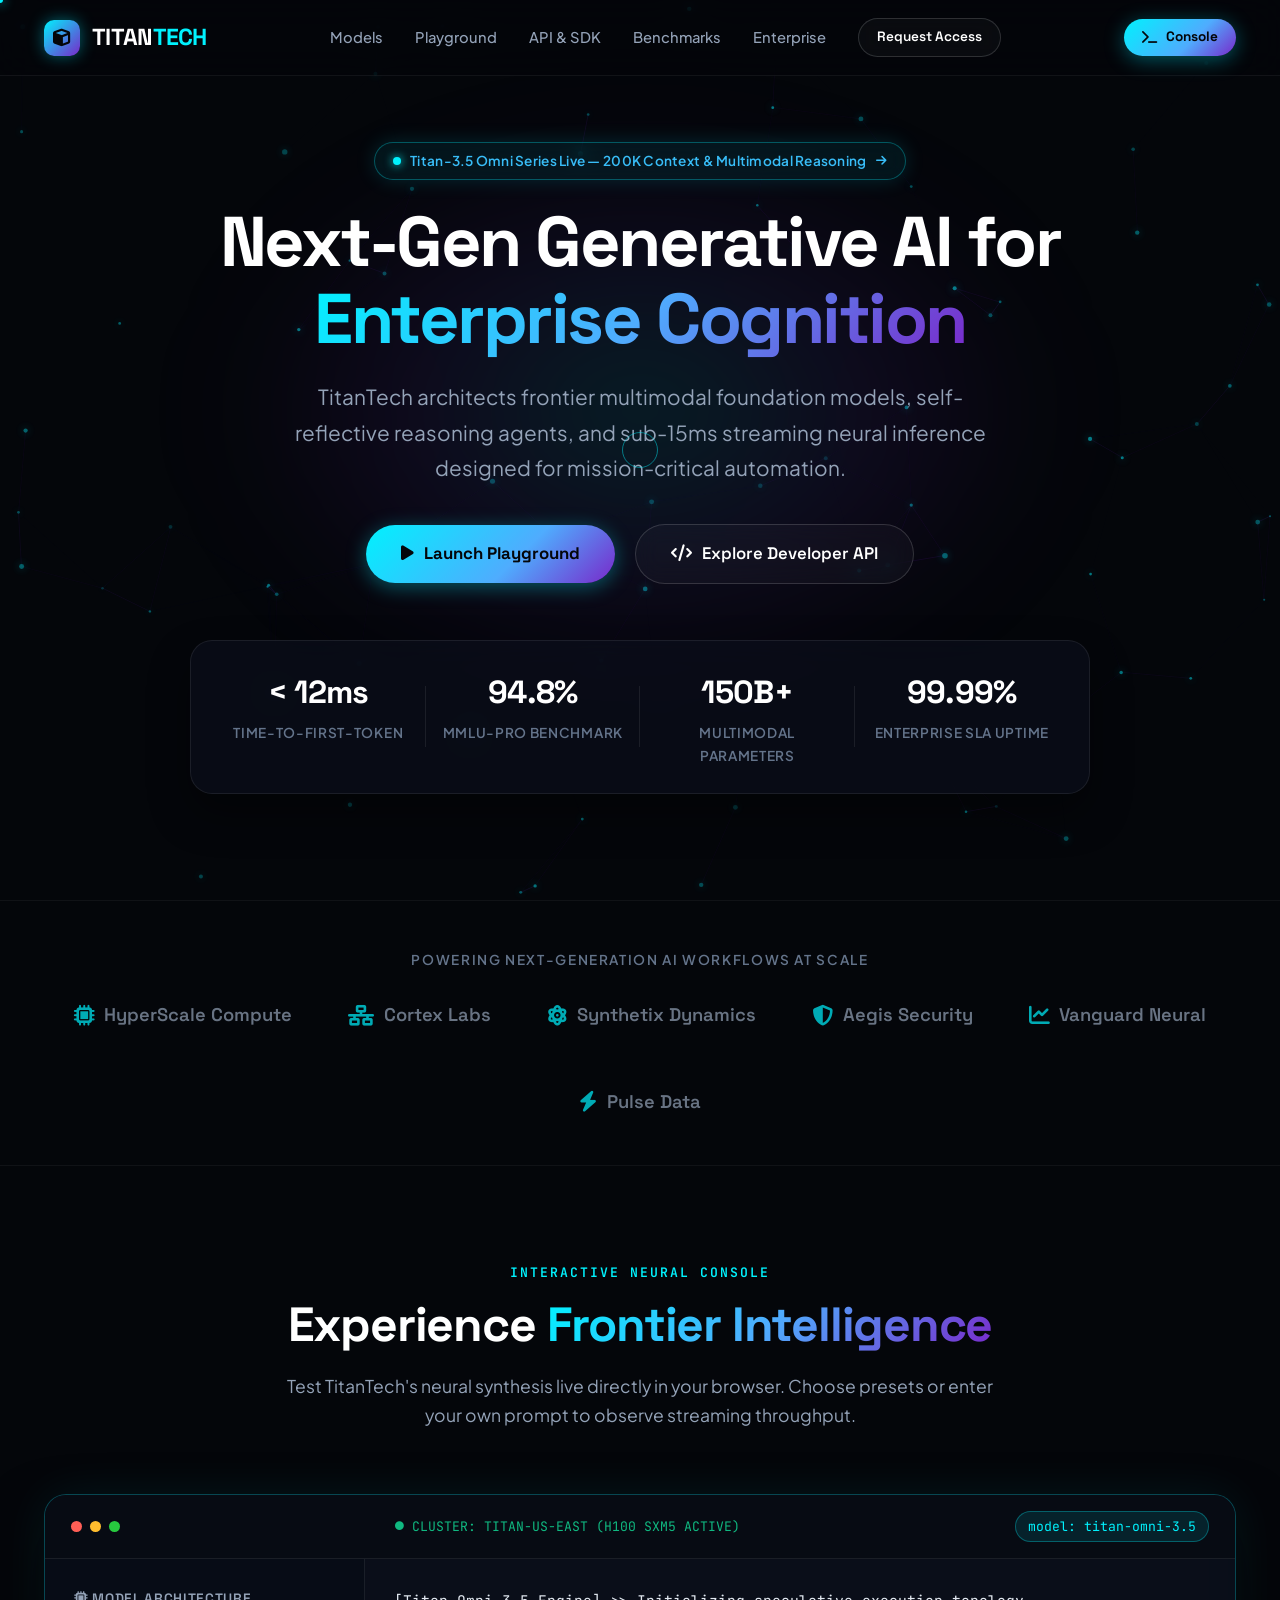
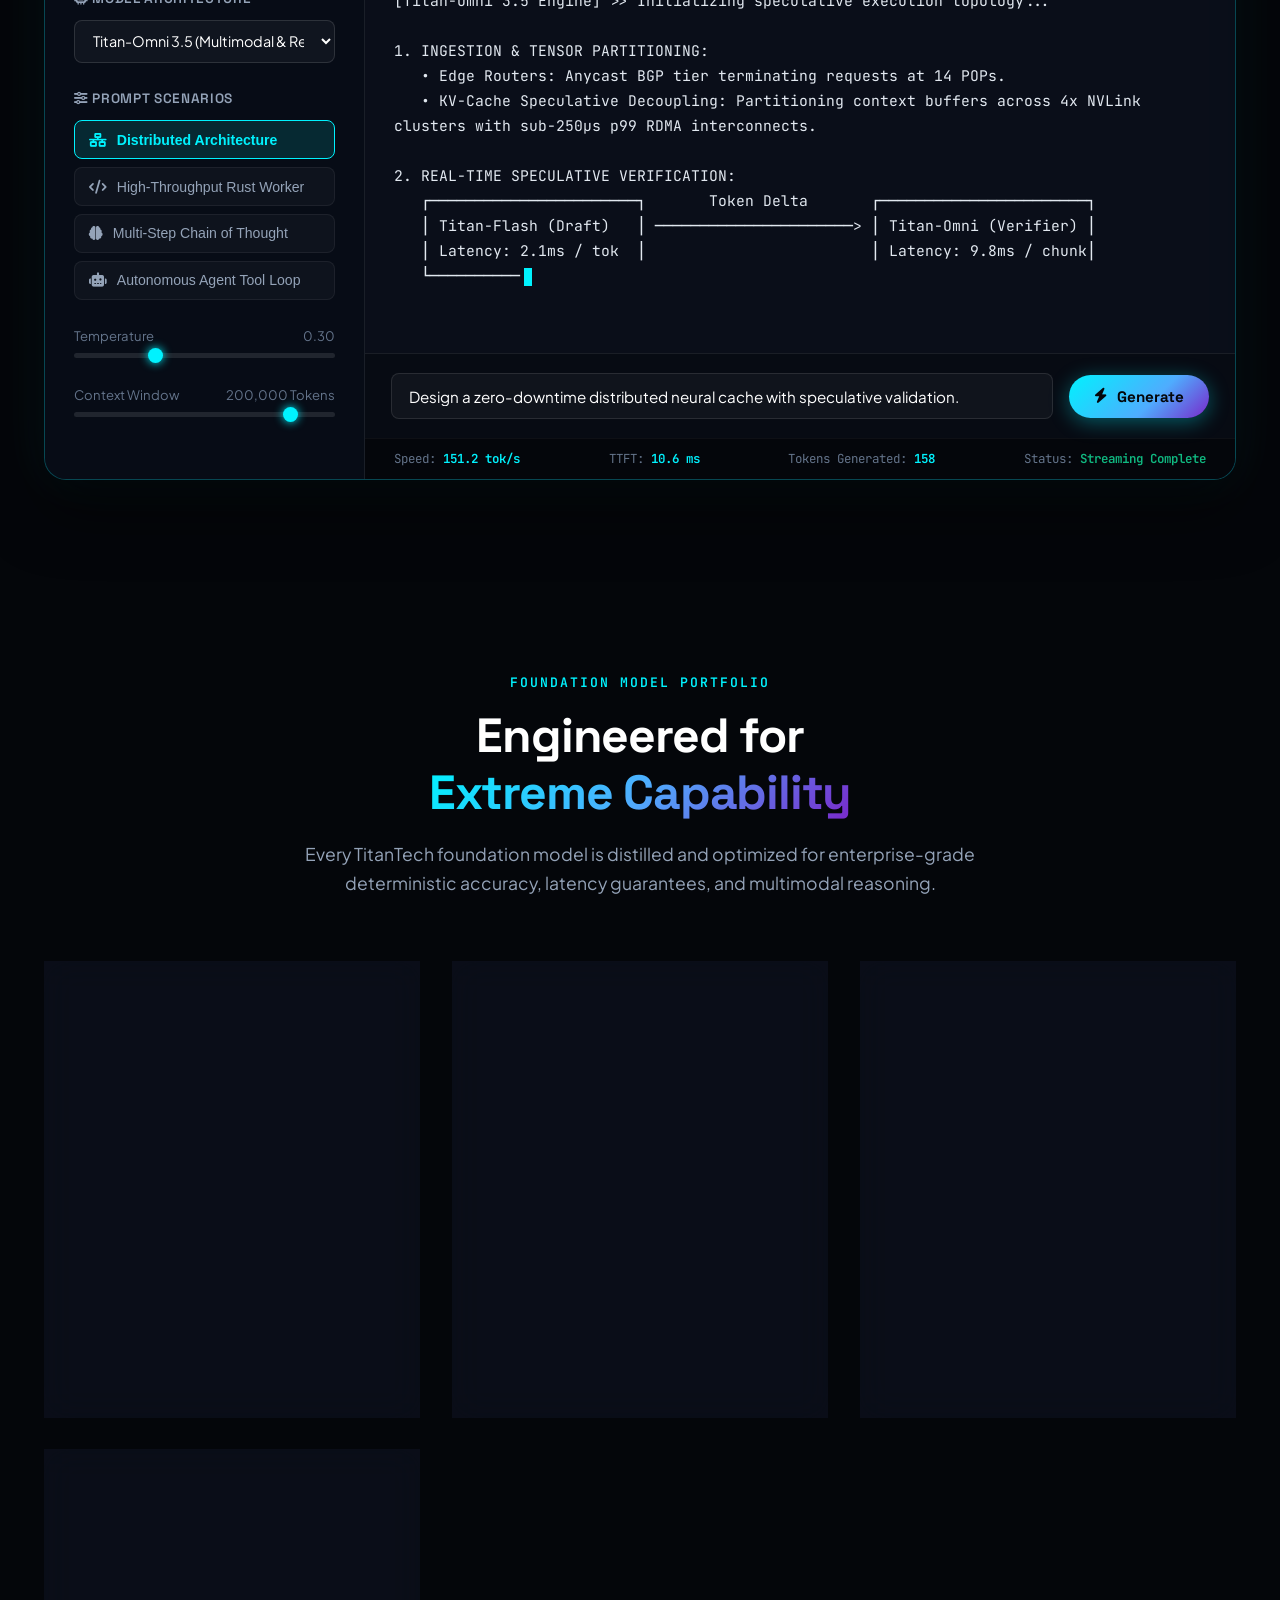
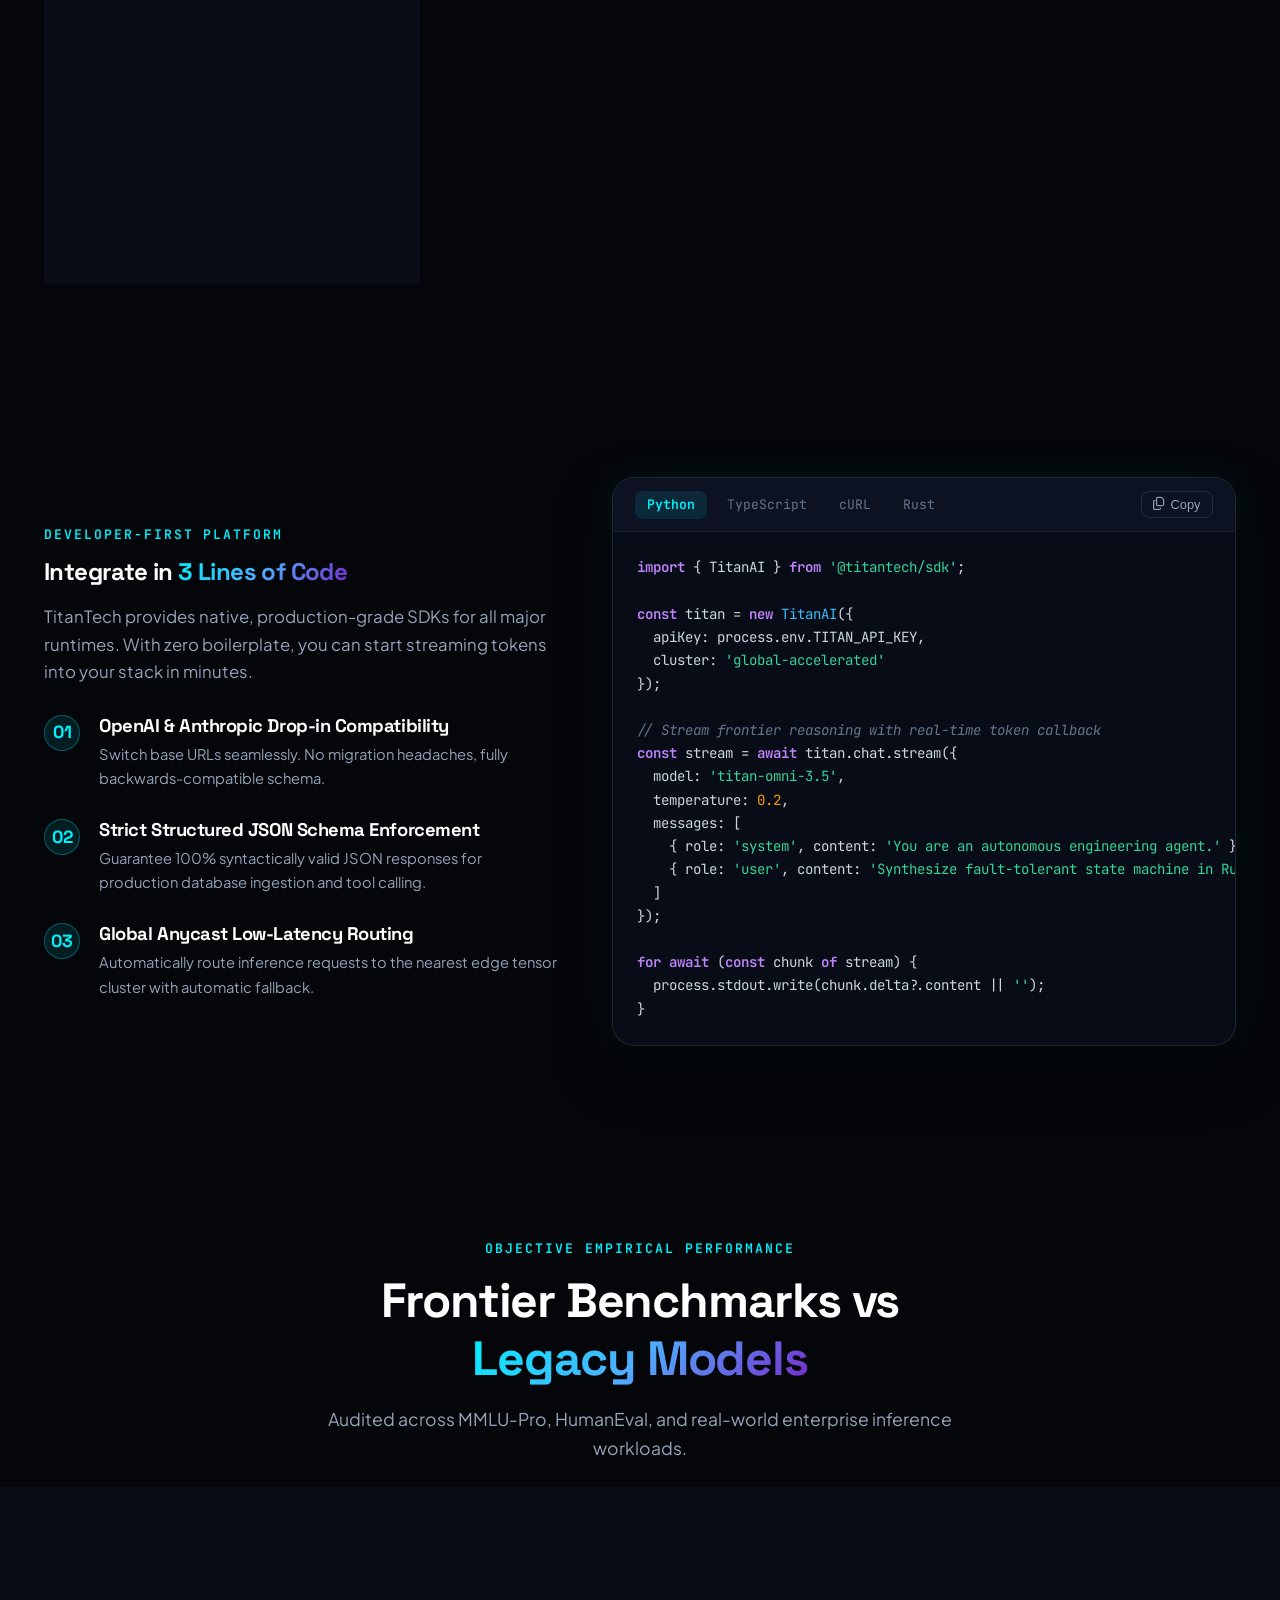
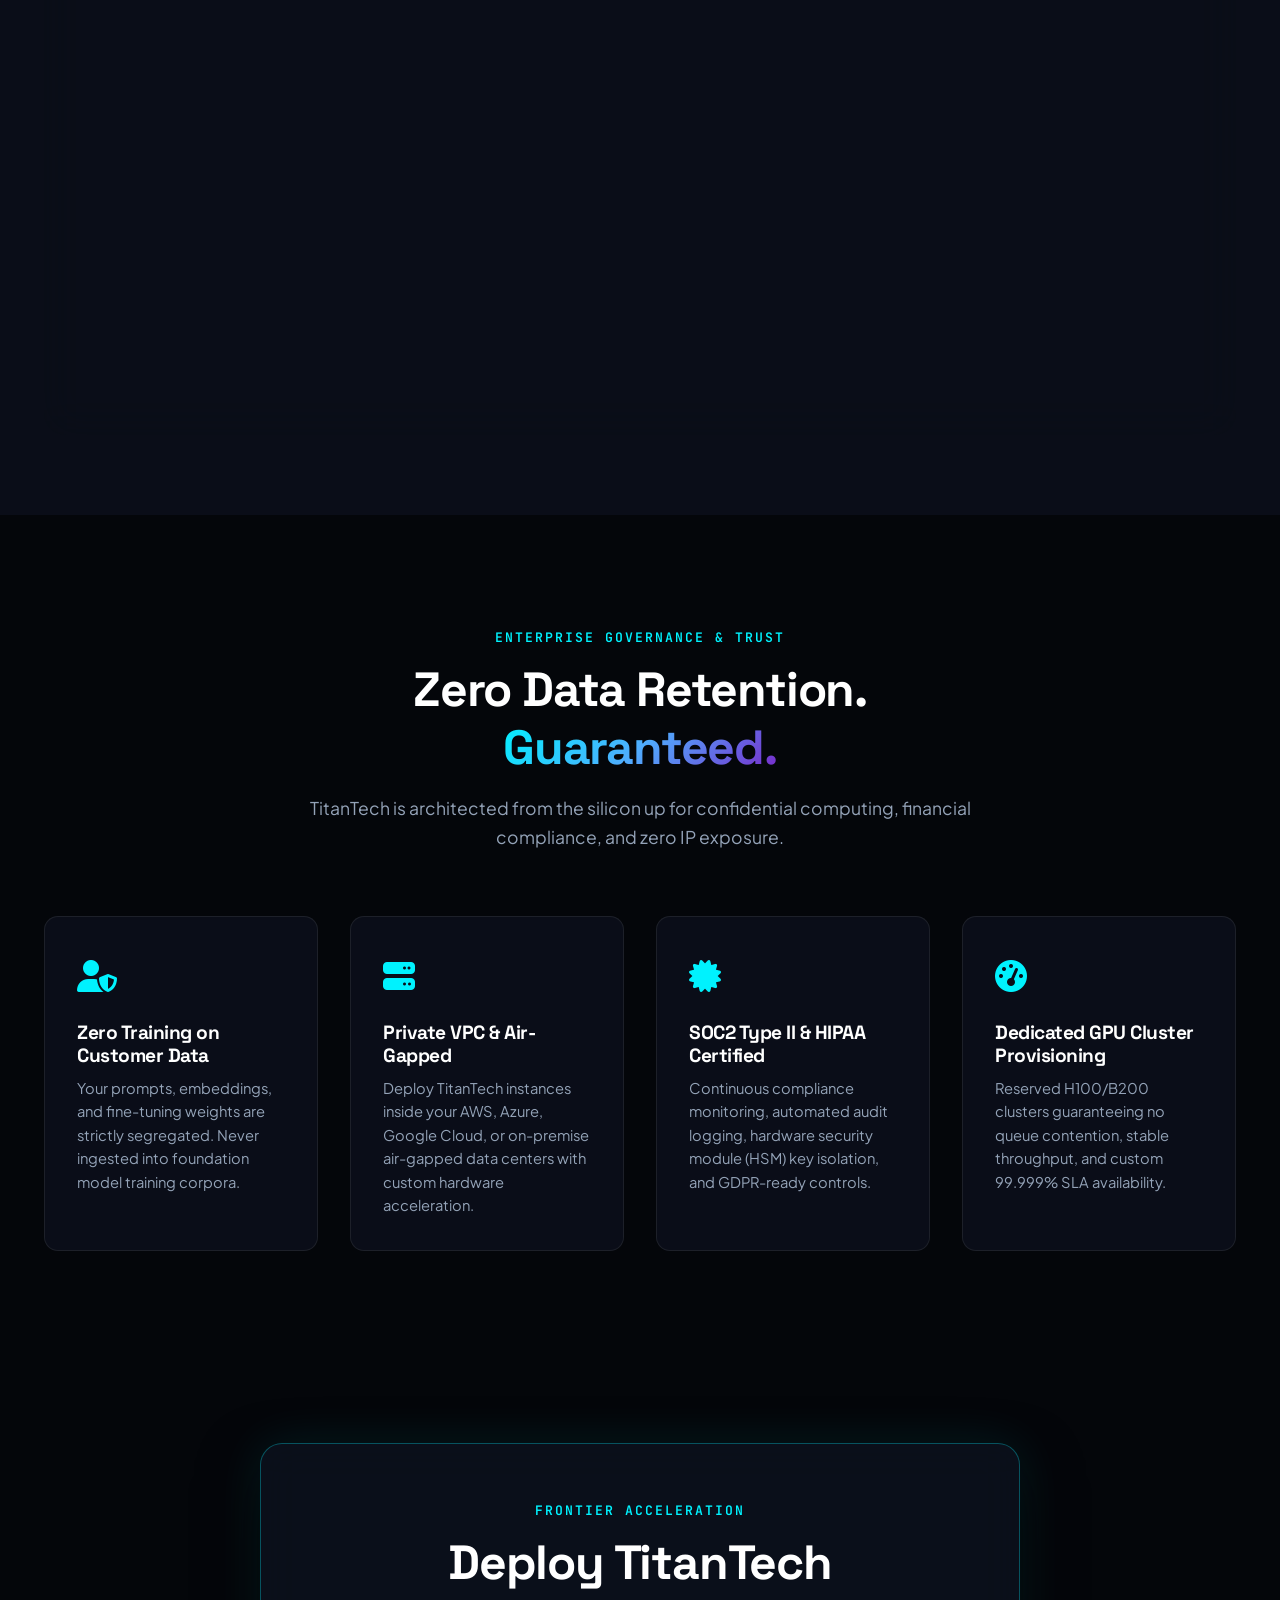
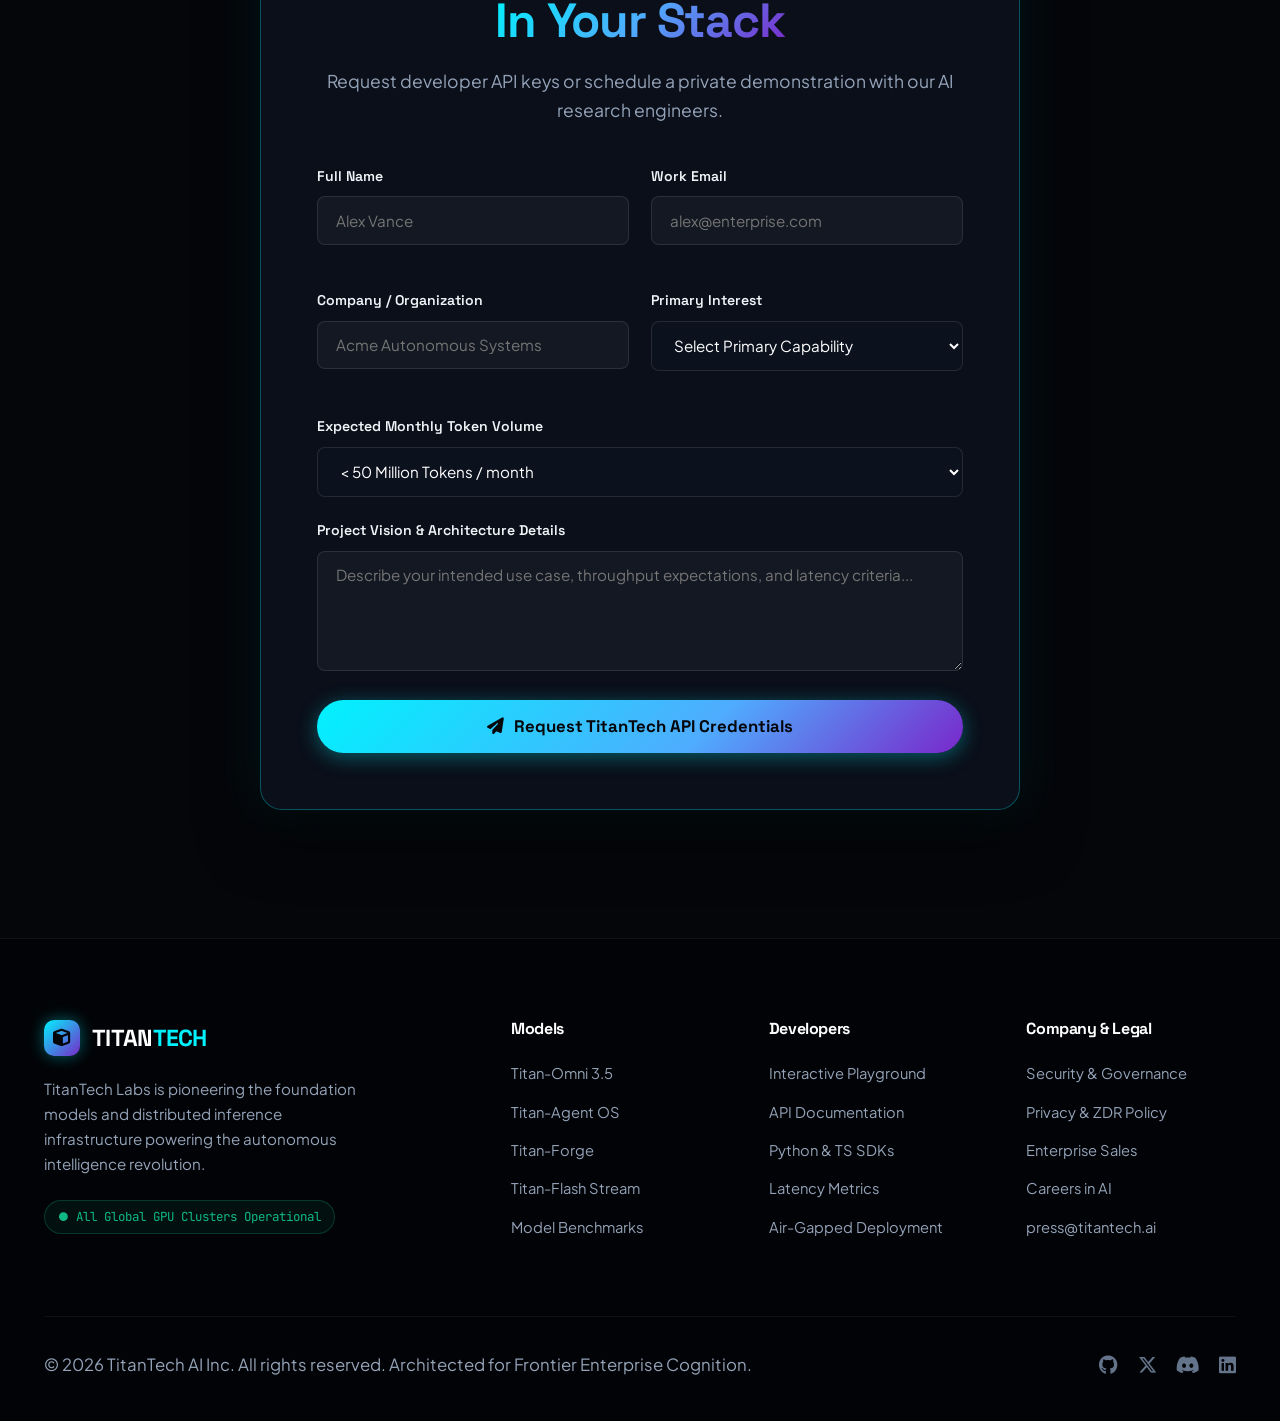
<file: index.html>
<!DOCTYPE html>
<html lang="en">
<head>
    <meta charset="UTF-8">
    <meta name="viewport" content="width=device-width, initial-scale=1.0">
    <title>TitanTech — Frontier Generative AI Systems</title>
    <meta name="description" content="TitanTech develops frontier multimodal generative AI models, autonomous reasoning agent architectures, and zero-latency neural streaming for modern enterprises.">
    
    <!-- Link to Stylesheet -->
    <link rel="stylesheet" href="style.css">
    
    <!-- High-Performance Typography: Space Grotesk, Plus Jakarta Sans, JetBrains Mono -->
    <link rel="preconnect" href="https://fonts.googleapis.com">
    <link rel="preconnect" href="https://fonts.gstatic.com" crossorigin>
    <link href="https://fonts.googleapis.com/css2?family=JetBrains+Mono:wght@400;500;600&family=Plus+Jakarta+Sans:wght@300;400;500;600;700;800&family=Space+Grotesk:wght@400;500;600;700;800&display=swap" rel="stylesheet">
    
    <!-- FontAwesome for Icons -->
    <link rel="stylesheet" href="https://cdnjs.cloudflare.com/ajax/libs/font-awesome/6.4.0/css/all.min.css">
</head>
<body>
    <!-- Background Neural Particle Canvas -->
    <canvas id="neural-canvas"></canvas>

    <!-- Custom Futuristic Cursor -->
    <div class="custom-cursor-dot" id="cursor-dot"></div>
    <div class="custom-cursor-ring" id="cursor-ring"></div>

    <!-- Navigation Header -->
    <header id="header">
        <div class="container nav-container">
            <a href="#home" class="logo-wrap">
                <div class="logo-mark">
                    <i class="fas fa-cube"></i>
                </div>
                <div class="logo-text">TITAN<span>TECH</span></div>
            </a>
            
            <nav class="nav-links" id="nav-links">
                <a href="#models">Models</a>
                <a href="#playground">Playground</a>
                <a href="#api">API & SDK</a>
                <a href="#benchmarks">Benchmarks</a>
                <a href="#enterprise">Enterprise</a>
                <a href="#contact" class="btn btn-outline btn-sm">Request Access</a>
            </nav>
            
            <div class="nav-actions">
                <a href="#playground" class="btn btn-primary btn-sm magnetic">
                    <i class="fas fa-terminal"></i> Console
                </a>
                <button class="mobile-menu-btn" id="mobile-menu-btn" aria-label="Toggle Navigation Menu">
                    <i class="fas fa-bars"></i>
                </button>
            </div>
        </div>
    </header>

    <!-- Hero Section -->
    <section id="home" class="hero">
        <div class="hero-radial-glow"></div>
        <div class="container">
            <div class="hero-content">
                <div class="glow-pill">
                    <span class="pulse-dot"></span>
                    <span>Titan-3.5 Omni Series Live — 200K Context & Multimodal Reasoning</span>
                    <i class="fas fa-arrow-right" style="font-size: 0.75rem;"></i>
                </div>
                
                <h1>Next-Gen Generative AI for <span class="gradient-text">Enterprise Cognition</span></h1>
                
                <p class="hero-subtitle">
                    TitanTech architects frontier multimodal foundation models, self-reflective reasoning agents, and sub-15ms streaming neural inference designed for mission-critical automation.
                </p>
                
                <div class="hero-actions">
                    <a href="#playground" class="btn btn-primary btn-lg magnetic">
                        <i class="fas fa-play"></i> Launch Playground
                    </a>
                    <a href="#api" class="btn btn-outline btn-lg magnetic">
                        <i class="fas fa-code"></i> Explore Developer API
                    </a>
                </div>

                <!-- Live Metrics Ribbon -->
                <div class="hero-metrics">
                    <div class="metric-item">
                        <div class="metric-val">&lt; 12ms</div>
                        <div class="metric-label">Time-To-First-Token</div>
                    </div>
                    <div class="metric-item">
                        <div class="metric-val">94.8%</div>
                        <div class="metric-label">MMLU-Pro Benchmark</div>
                    </div>
                    <div class="metric-item">
                        <div class="metric-val">150B+</div>
                        <div class="metric-label">Multimodal Parameters</div>
                    </div>
                    <div class="metric-item">
                        <div class="metric-val">99.99%</div>
                        <div class="metric-label">Enterprise SLA Uptime</div>
                    </div>
                </div>
            </div>
        </div>
    </section>

    <!-- Brand & Institutional Backers Section -->
    <section class="partners-section">
        <div class="container">
            <div class="partners-title">Powering Next-Generation AI Workflows At Scale</div>
            <div class="partners-grid">
                <div class="partner-item"><i class="fas fa-microchip"></i> HyperScale Compute</div>
                <div class="partner-item"><i class="fas fa-network-wired"></i> Cortex Labs</div>
                <div class="partner-item"><i class="fas fa-atom"></i> Synthetix Dynamics</div>
                <div class="partner-item"><i class="fas fa-shield-halved"></i> Aegis Security</div>
                <div class="partner-item"><i class="fas fa-chart-line"></i> Vanguard Neural</div>
                <div class="partner-item"><i class="fas fa-bolt"></i> Pulse Data</div>
            </div>
        </div>
    </section>

    <!-- Interactive Live AI Playground Section -->
    <section id="playground" class="playground-section">
        <div class="container">
            <div class="section-header">
                <span class="section-tag">Interactive Neural Console</span>
                <h2>Experience <span class="gradient-text">Frontier Intelligence</span></h2>
                <p>Test TitanTech's neural synthesis live directly in your browser. Choose presets or enter your own prompt to observe streaming throughput.</p>
            </div>

            <div class="playground-wrapper">
                <!-- Top Status Bar -->
                <div class="playground-topbar">
                    <div class="terminal-dots">
                        <div class="terminal-dot dot-red"></div>
                        <div class="terminal-dot dot-yellow"></div>
                        <div class="terminal-dot dot-green"></div>
                    </div>
                    <div class="playground-status">
                        <i class="fas fa-circle" style="font-size: 0.55rem;"></i> CLUSTER: TITAN-US-EAST (H100 SXM5 ACTIVE)
                    </div>
                    <div class="playground-model-badge" id="active-model-display">
                        model: titan-omni-3.5
                    </div>
                </div>

                <!-- Main Playground Grid -->
                <div class="playground-body">
                    <!-- Left Sidebar Controls -->
                    <div class="playground-sidebar">
                        <div class="sidebar-group">
                            <label><i class="fas fa-microchip"></i> Model Architecture</label>
                            <select class="model-select-custom" id="playground-model-select">
                                <option value="titan-omni-3.5">Titan-Omni 3.5 (Multimodal & Reasoning)</option>
                                <option value="titan-code-pro">Titan-Code Pro (Deterministic Synthesis)</option>
                                <option value="titan-flash-edge">Titan-Flash Edge (Sub-10ms Inference)</option>
                            </select>
                        </div>

                        <div class="sidebar-group">
                            <label><i class="fas fa-sliders-h"></i> Prompt Scenarios</label>
                            <div class="preset-buttons">
                                <button class="preset-btn active" data-preset="architecture">
                                    <i class="fas fa-network-wired"></i> Distributed Architecture
                                </button>
                                <button class="preset-btn" data-preset="code">
                                    <i class="fas fa-code"></i> High-Throughput Rust Worker
                                </button>
                                <button class="preset-btn" data-preset="reasoning">
                                    <i class="fas fa-brain"></i> Multi-Step Chain of Thought
                                </button>
                                <button class="preset-btn" data-preset="agent">
                                    <i class="fas fa-robot"></i> Autonomous Agent Tool Loop
                                </button>
                            </div>
                        </div>

                        <div class="sidebar-group slider-group">
                            <div class="slider-header">
                                <span>Temperature</span>
                                <span id="temp-val">0.30</span>
                            </div>
                            <input type="range" class="custom-range" id="temp-slider" min="0" max="100" value="30">
                        </div>

                        <div class="sidebar-group slider-group">
                            <div class="slider-header">
                                <span>Context Window</span>
                                <span>200,000 Tokens</span>
                            </div>
                            <input type="range" class="custom-range" min="1" max="100" value="85" disabled>
                        </div>
                    </div>

                    <!-- Right Interactive Console Display -->
                    <div class="playground-console">
                        <div class="console-output-area" id="playground-output">
                            <!-- Streaming output will type out dynamically here -->
                        </div>

                        <div class="console-input-bar">
                            <input type="text" class="prompt-input" id="playground-input" placeholder="Type a custom prompt or select a preset..." value="Design a zero-downtime distributed neural cache with speculative validation.">
                            <button class="btn btn-primary magnetic" id="btn-run-inference">
                                <i class="fas fa-bolt"></i> Generate
                            </button>
                        </div>

                        <div class="playground-stats-bar">
                            <div>Speed: <span class="stat-metric" id="stat-speed">156.4 tok/s</span></div>
                            <div>TTFT: <span class="stat-metric" id="stat-ttft">9.8 ms</span></div>
                            <div>Tokens Generated: <span class="stat-metric" id="stat-tokens">342</span></div>
                            <div>Status: <span class="stat-metric" style="color: var(--accent-emerald);">Streaming Complete</span></div>
                        </div>
                    </div>
                </div>
            </div>
        </div>
    </section>

    <!-- Core Model Suite & Capabilities -->
    <section id="models" class="models-section">
        <div class="container">
            <div class="section-header">
                <span class="section-tag">Foundation Model Portfolio</span>
                <h2>Engineered for <span class="gradient-text">Extreme Capability</span></h2>
                <p>Every TitanTech foundation model is distilled and optimized for enterprise-grade deterministic accuracy, latency guarantees, and multimodal reasoning.</p>
            </div>

            <div class="models-grid">
                <!-- Card 1: Titan Omni -->
                <div class="model-card">
                    <div>
                        <div class="model-card-header">
                            <div class="model-icon icon-cyan">
                                <i class="fas fa-brain"></i>
                            </div>
                            <span class="model-badge-tag">Flagship Multi-Modal</span>
                        </div>
                        <h3>Titan-Omni 3.5</h3>
                        <p>Unified multimodal foundation model with native cross-attention across high-definition vision, streaming audio, complex schematics, and multilingual text.</p>
                    </div>
                    <div class="model-specs">
                        <div class="spec-row"><span>Context Window:</span> <span class="spec-val">200,000 Tokens</span></div>
                        <div class="spec-row"><span>MMLU-Pro Accuracy:</span> <span class="spec-val">94.8%</span></div>
                        <div class="spec-row"><span>Input Modalities:</span> <span class="spec-val">Vision, Audio, Code, Text</span></div>
                    </div>
                </div>

                <!-- Card 2: Titan Agent OS -->
                <div class="model-card">
                    <div>
                        <div class="model-card-header">
                            <div class="model-icon icon-violet">
                                <i class="fas fa-robot"></i>
                            </div>
                            <span class="model-badge-tag">Autonomous Systems</span>
                        </div>
                        <h3>Titan-Agent OS</h3>
                        <p>Specialized autonomous reasoning architecture with verifiable chain-of-thought traces, multi-turn tool orchestration, and sandbox self-correcting execution loops.</p>
                    </div>
                    <div class="model-specs">
                        <div class="spec-row"><span>Tool Calling Accuracy:</span> <span class="spec-val">98.6%</span></div>
                        <div class="spec-row"><span>ReAct Reasoning Depth:</span> <span class="spec-val">32 Iterations</span></div>
                        <div class="spec-row"><span>Execution Sandbox:</span> <span class="spec-val">WASM / Docker Native</span></div>
                    </div>
                </div>

                <!-- Card 3: Titan Forge -->
                <div class="model-card">
                    <div>
                        <div class="model-card-header">
                            <div class="model-icon icon-emerald">
                                <i class="fas fa-fire-flame-curved"></i>
                            </div>
                            <span class="model-badge-tag">Private Fine-Tuning</span>
                        </div>
                        <h3>Titan-Forge Engine</h3>
                        <p>Enterprise distillation and continuous adaptation pipeline. Train custom LoRA adapters, DPO alignments, and domain models on private customer clusters with zero leakage.</p>
                    </div>
                    <div class="model-specs">
                        <div class="spec-row"><span>Distillation Speed:</span> <span class="spec-val">4.5x Industry Standard</span></div>
                        <div class="spec-row"><span>Data Retention:</span> <span class="spec-val">0% Zero Retention</span></div>
                        <div class="spec-row"><span>Deployment:</span> <span class="spec-val">On-Prem / Private Cloud</span></div>
                    </div>
                </div>

                <!-- Card 4: Titan Stream -->
                <div class="model-card">
                    <div>
                        <div class="model-card-header">
                            <div class="model-icon icon-amber">
                                <i class="fas fa-bolt"></i>
                            </div>
                            <span class="model-badge-tag">Sub-10ms Inference</span>
                        </div>
                        <h3>Titan-Flash Stream</h3>
                        <p>Ultra-low latency inference engine powered by speculative decoding and quantized KV-caching. Optimized for real-time customer voice agents, fintech, and automated trading.</p>
                    </div>
                    <div class="model-specs">
                        <div class="spec-row"><span>First-Token Latency:</span> <span class="spec-val">&lt; 9.4 ms</span></div>
                        <div class="spec-row"><span>Throughput:</span> <span class="spec-val">190+ tokens/sec</span></div>
                        <div class="spec-row"><span>Concurrency:</span> <span class="spec-val">100k Simultaneous Conns</span></div>
                    </div>
                </div>
            </div>
        </div>
    </section>

    <!-- Developer API & SDK Showcase -->
    <section id="api" class="api-section">
        <div class="container">
            <div class="api-grid">
                <div class="api-features">
                    <div>
                        <span class="section-tag">Developer-First Platform</span>
                        <h2>Integrate in <span class="gradient-text">3 Lines of Code</span></h2>
                        <p style="margin-top: 1rem;">
                            TitanTech provides native, production-grade SDKs for all major runtimes. With zero boilerplate, you can start streaming tokens into your stack in minutes.
                        </p>
                    </div>

                    <div class="api-feature-item">
                        <div class="feature-num">01</div>
                        <div class="feature-info">
                            <h4>OpenAI & Anthropic Drop-in Compatibility</h4>
                            <p>Switch base URLs seamlessly. No migration headaches, fully backwards-compatible schema.</p>
                        </div>
                    </div>

                    <div class="api-feature-item">
                        <div class="feature-num">02</div>
                        <div class="feature-info">
                            <h4>Strict Structured JSON Schema Enforcement</h4>
                            <p>Guarantee 100% syntactically valid JSON responses for production database ingestion and tool calling.</p>
                        </div>
                    </div>

                    <div class="api-feature-item">
                        <div class="feature-num">03</div>
                        <div class="feature-info">
                            <h4>Global Anycast Low-Latency Routing</h4>
                            <p>Automatically route inference requests to the nearest edge tensor cluster with automatic fallback.</p>
                        </div>
                    </div>
                </div>

                <!-- Interactive Code Terminal -->
                <div class="code-terminal">
                    <div class="terminal-header">
                        <div class="lang-tabs">
                            <button class="lang-tab active" data-lang="python">Python</button>
                            <button class="lang-tab" data-lang="typescript">TypeScript</button>
                            <button class="lang-tab" data-lang="curl">cURL</button>
                            <button class="lang-tab" data-lang="rust">Rust</button>
                        </div>
                        <button class="copy-btn" id="btn-copy-code">
                            <i class="far fa-copy"></i> <span>Copy</span>
                        </button>
                    </div>

                    <pre class="code-content" id="code-display"><code id="code-text"><span class="syntax-kw">import</span> { TitanAI } <span class="syntax-kw">from</span> <span class="syntax-str">'@titantech/sdk'</span>;

<span class="syntax-kw">const</span> titan = <span class="syntax-kw">new</span> <span class="syntax-fn">TitanAI</span>({
  apiKey: process.env.TITAN_API_KEY,
  cluster: <span class="syntax-str">'global-accelerated'</span>
});

<span class="syntax-comment">// Stream frontier reasoning with real-time token callback</span>
<span class="syntax-kw">const</span> stream = <span class="syntax-kw">await</span> titan.chat.stream({
  model: <span class="syntax-str">'titan-omni-3.5'</span>,
  temperature: <span class="syntax-num">0.2</span>,
  messages: [
    { role: <span class="syntax-str">'system'</span>, content: <span class="syntax-str">'You are an autonomous engineering agent.'</span> },
    { role: <span class="syntax-str">'user'</span>, content: <span class="syntax-str">'Synthesize fault-tolerant state machine in Rust.'</span> }
  ]
});

<span class="syntax-kw">for await</span> (<span class="syntax-kw">const</span> chunk <span class="syntax-kw">of</span> stream) {
  process.stdout.write(chunk.delta?.content || <span class="syntax-str">''</span>);
}</code></pre>
                </div>
            </div>
        </div>
    </section>

    <!-- Benchmark Comparison Matrix -->
    <section id="benchmarks" class="benchmark-section">
        <div class="container">
            <div class="section-header">
                <span class="section-tag">Objective Empirical Performance</span>
                <h2>Frontier Benchmarks vs <span class="gradient-text">Legacy Models</span></h2>
                <p>Audited across MMLU-Pro, HumanEval, and real-world enterprise inference workloads.</p>
            </div>

            <div class="benchmark-card">
                <table class="benchmark-table">
                    <thead>
                        <tr>
                            <th>Model Architecture</th>
                            <th>MMLU-Pro</th>
                            <th>Time to 1st Token</th>
                            <th>Output Velocity</th>
                            <th>Context Window</th>
                            <th>Cost / 1M Input</th>
                        </tr>
                    </thead>
                    <tbody>
                        <tr class="highlight-row">
                            <td>
                                <strong>Titan-Omni 3.5</strong> 
                                <span class="badge-winner"><i class="fas fa-crown"></i> Frontier</span>
                            </td>
                            <td><strong style="color: var(--accent-cyan);">94.8%</strong></td>
                            <td><strong style="color: var(--accent-emerald);">9.8 ms</strong></td>
                            <td><strong style="color: var(--accent-cyan);">156 tok/s</strong></td>
                            <td>200k</td>
                            <td><strong style="color: var(--accent-emerald);">$1.20</strong></td>
                        </tr>
                        <tr>
                            <td>GPT-4o (Enterprise Tier)</td>
                            <td>88.7%</td>
                            <td>28.4 ms</td>
                            <td>88 tok/s</td>
                            <td>128k</td>
                            <td>$5.00</td>
                        </tr>
                        <tr>
                            <td>Claude 3.5 Sonnet</td>
                            <td>90.4%</td>
                            <td>31.0 ms</td>
                            <td>72 tok/s</td>
                            <td>200k</td>
                            <td>$3.00</td>
                        </tr>
                        <tr>
                            <td>Gemini 1.5 Pro</td>
                            <td>85.9%</td>
                            <td>42.5 ms</td>
                            <td>64 tok/s</td>
                            <td>1M</td>
                            <td>$3.50</td>
                        </tr>
                        <tr>
                            <td>Llama-3.1 70B (Self-Hosted FP16)</td>
                            <td>83.6%</td>
                            <td>18.2 ms</td>
                            <td>110 tok/s</td>
                            <td>128k</td>
                            <td>$1.85 (Est)</td>
                        </tr>
                    </tbody>
                </table>
            </div>
        </div>
    </section>

    <!-- Enterprise Security & Governance Section -->
    <section id="enterprise" class="enterprise-section">
        <div class="container">
            <div class="section-header">
                <span class="section-tag">Enterprise Governance & Trust</span>
                <h2>Zero Data Retention. <span class="gradient-text">Guaranteed.</span></h2>
                <p>TitanTech is architected from the silicon up for confidential computing, financial compliance, and zero IP exposure.</p>
            </div>

            <div class="enterprise-grid">
                <div class="security-card">
                    <div class="security-icon"><i class="fas fa-user-shield"></i></div>
                    <h4>Zero Training on Customer Data</h4>
                    <p>Your prompts, embeddings, and fine-tuning weights are strictly segregated. Never ingested into foundation model training corpora.</p>
                </div>

                <div class="security-card">
                    <div class="security-icon"><i class="fas fa-server"></i></div>
                    <h4>Private VPC & Air-Gapped</h4>
                    <p>Deploy TitanTech instances inside your AWS, Azure, Google Cloud, or on-premise air-gapped data centers with custom hardware acceleration.</p>
                </div>

                <div class="security-card">
                    <div class="security-icon"><i class="fas fa-certificate"></i></div>
                    <h4>SOC2 Type II & HIPAA Certified</h4>
                    <p>Continuous compliance monitoring, automated audit logging, hardware security module (HSM) key isolation, and GDPR-ready controls.</p>
                </div>

                <div class="security-card">
                    <div class="security-icon"><i class="fas fa-gauge-high"></i></div>
                    <h4>Dedicated GPU Cluster Provisioning</h4>
                    <p>Reserved H100/B200 clusters guaranteeing no queue contention, stable throughput, and custom 99.999% SLA availability.</p>
                </div>
            </div>
        </div>
    </section>

    <!-- Request Access / Enterprise Demo Contact Form -->
    <section id="contact" class="contact-section">
        <div class="container">
            <div class="contact-box">
                <div class="section-header">
                    <span class="section-tag">Frontier Acceleration</span>
                    <h2>Deploy TitanTech <span class="gradient-text">In Your Stack</span></h2>
                    <p>Request developer API keys or schedule a private demonstration with our AI research engineers.</p>
                </div>

                <form id="contact-form">
                    <div class="form-grid">
                        <div class="form-group">
                            <label class="form-label">Full Name</label>
                            <input type="text" class="form-control" placeholder="Alex Vance" required>
                        </div>
                        <div class="form-group">
                            <label class="form-label">Work Email</label>
                            <input type="email" class="form-control" placeholder="alex@enterprise.com" required>
                        </div>
                    </div>

                    <div class="form-grid">
                        <div class="form-group">
                            <label class="form-label">Company / Organization</label>
                            <input type="text" class="form-control" placeholder="Acme Autonomous Systems" required>
                        </div>
                        <div class="form-group">
                            <label class="form-label">Primary Interest</label>
                            <select class="form-control" required style="background: rgba(13, 18, 31, 0.95); color: #fff;">
                                <option value="" disabled selected>Select Primary Capability</option>
                                <option value="api">Frontier API Access (Titan-Omni 3.5)</option>
                                <option value="agent">Autonomous Agent Orchestration</option>
                                <option value="forge">Private Enterprise Model Distillation</option>
                                <option value="vpc">Dedicated Private VPC / On-Prem Deployment</option>
                            </select>
                        </div>
                    </div>

                    <div class="form-group">
                        <label class="form-label">Expected Monthly Token Volume</label>
                        <select class="form-control" style="background: rgba(13, 18, 31, 0.95); color: #fff;">
                            <option value="10m">&lt; 50 Million Tokens / month</option>
                            <option value="100m">50M - 500 Million Tokens / month</option>
                            <option value="1b">500M - 5 Billion Tokens / month</option>
                            <option value="enterprise">5+ Billion Tokens / month (Custom Enterprise Cluster)</option>
                        </select>
                    </div>

                    <div class="form-group">
                        <label class="form-label">Project Vision & Architecture Details</label>
                        <textarea class="form-control" placeholder="Describe your intended use case, throughput expectations, and latency criteria..." required></textarea>
                    </div>

                    <button type="submit" class="btn btn-primary btn-lg magnetic" style="width: 100%;">
                        <i class="fas fa-paper-plane"></i> Request TitanTech API Credentials
                    </button>
                </form>
            </div>
        </div>
    </section>

    <!-- Footer -->
    <footer>
        <div class="container">
            <div class="footer-grid">
                <div class="footer-brand">
                    <div class="logo-wrap">
                        <div class="logo-mark">
                            <i class="fas fa-cube"></i>
                        </div>
                        <div class="logo-text">TITAN<span>TECH</span></div>
                    </div>
                    <p>
                        TitanTech Labs is pioneering the foundation models and distributed inference infrastructure powering the autonomous intelligence revolution.
                    </p>
                    <div class="system-status">
                        <i class="fas fa-circle" style="font-size: 0.55rem;"></i>
                        <span>All Global GPU Clusters Operational</span>
                    </div>
                </div>

                <div class="footer-col">
                    <h5>Models</h5>
                    <ul>
                        <li><a href="#models">Titan-Omni 3.5</a></li>
                        <li><a href="#models">Titan-Agent OS</a></li>
                        <li><a href="#models">Titan-Forge</a></li>
                        <li><a href="#models">Titan-Flash Stream</a></li>
                        <li><a href="#benchmarks">Model Benchmarks</a></li>
                    </ul>
                </div>

                <div class="footer-col">
                    <h5>Developers</h5>
                    <ul>
                        <li><a href="#playground">Interactive Playground</a></li>
                        <li><a href="#api">API Documentation</a></li>
                        <li><a href="#api">Python & TS SDKs</a></li>
                        <li><a href="#benchmarks">Latency Metrics</a></li>
                        <li><a href="#enterprise">Air-Gapped Deployment</a></li>
                    </ul>
                </div>

                <div class="footer-col">
                    <h5>Company & Legal</h5>
                    <ul>
                        <li><a href="#enterprise">Security & Governance</a></li>
                        <li><a href="privacy-policy.html">Privacy & ZDR Policy</a></li>
                        <li><a href="#contact">Enterprise Sales</a></li>
                        <li><a href="#contact">Careers in AI</a></li>
                        <li><a href="mailto:press@titantech.ai">press@titantech.ai</a></li>
                    </ul>
                </div>
            </div>

            <div class="footer-bottom">
                <p>&copy; 2026 TitanTech AI Inc. All rights reserved. Architected for Frontier Enterprise Cognition.</p>
                <div class="social-links">
                    <a href="https://github.com" target="_blank" rel="noopener" aria-label="GitHub"><i class="fab fa-github"></i></a>
                    <a href="https://x.com" target="_blank" rel="noopener" aria-label="X Twitter"><i class="fab fa-x-twitter"></i></a>
                    <a href="https://discord.com" target="_blank" rel="noopener" aria-label="Discord"><i class="fab fa-discord"></i></a>
                    <a href="https://linkedin.com" target="_blank" rel="noopener" aria-label="LinkedIn"><i class="fab fa-linkedin"></i></a>
                </div>
            </div>
        </div>
    </footer>

    <!-- Toast Notification -->
    <div class="toast-msg" id="toast-msg">
        <i class="fas fa-check-circle" style="color: var(--accent-cyan);"></i>
        <span id="toast-text">Code snippet copied to clipboard!</span>
    </div>

    <!-- Interactive Script -->
    <script src="script.js"></script>
</body>
</html>
</file>
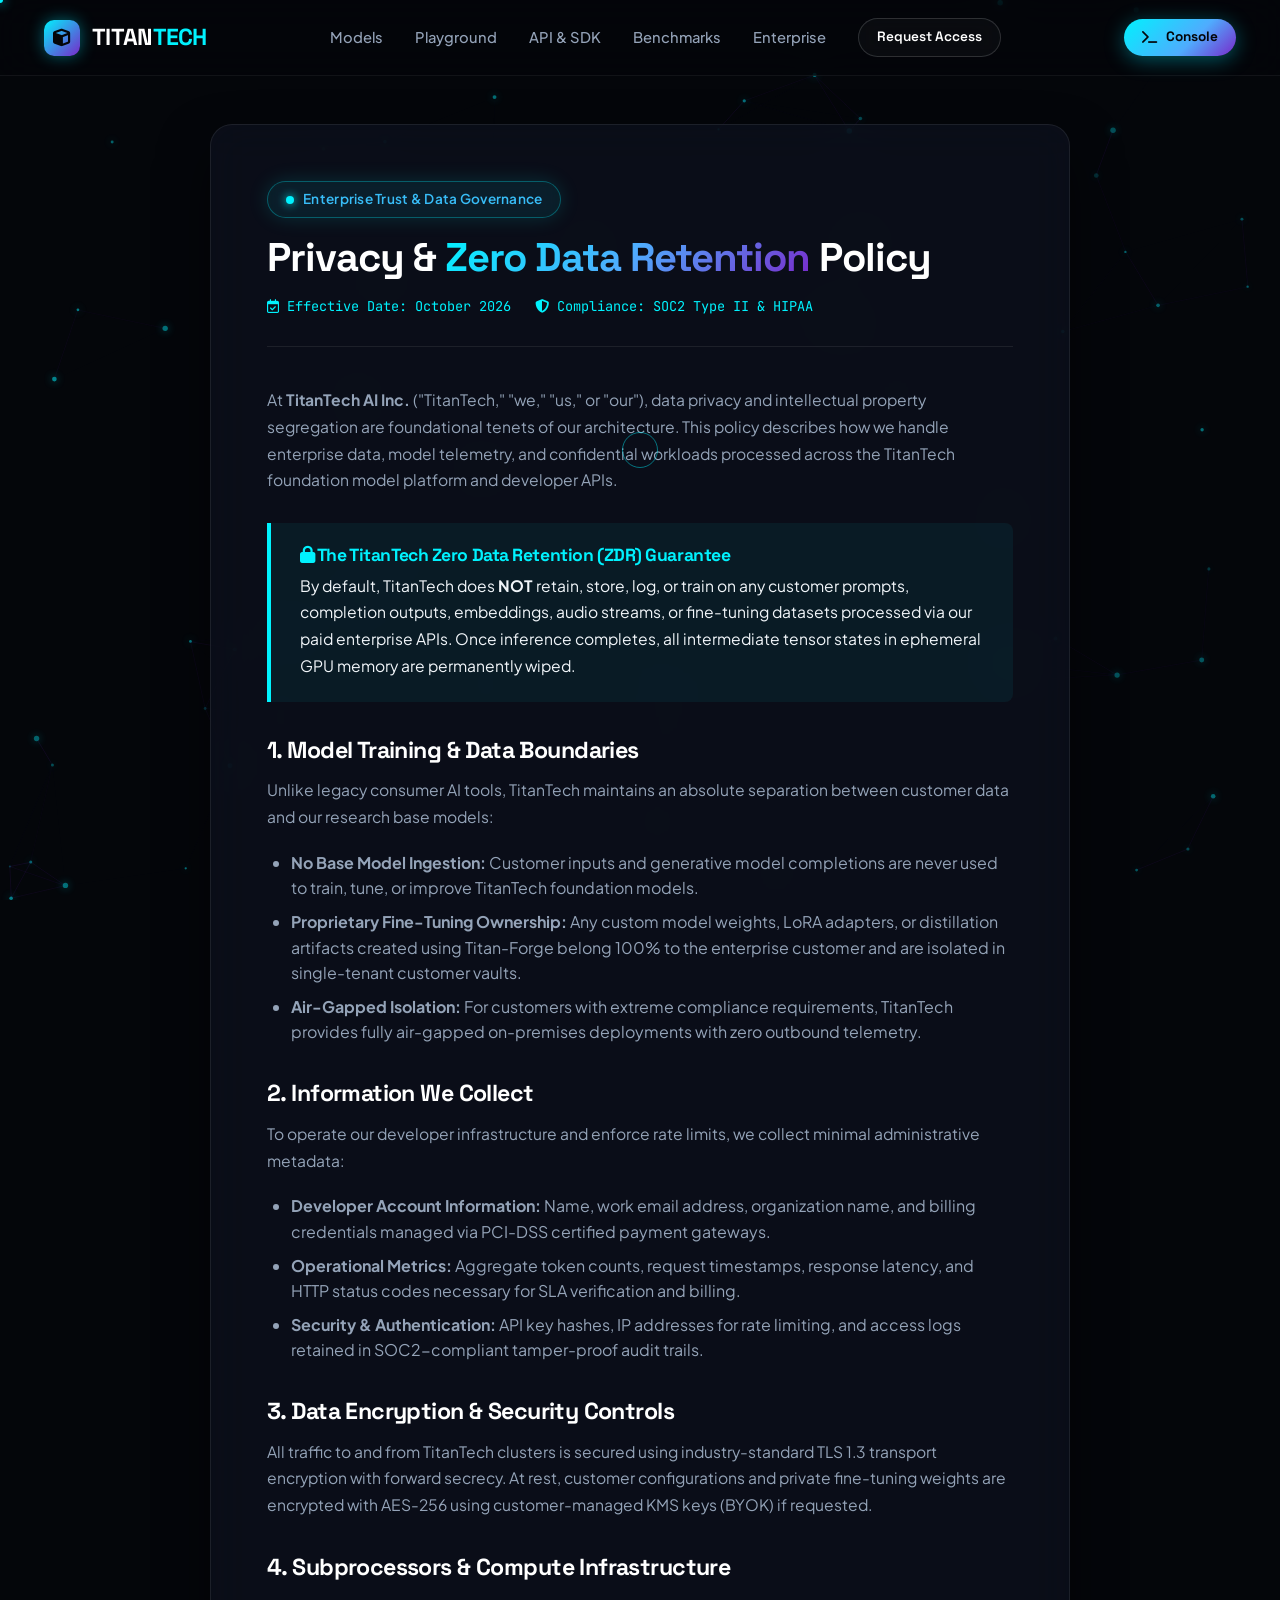
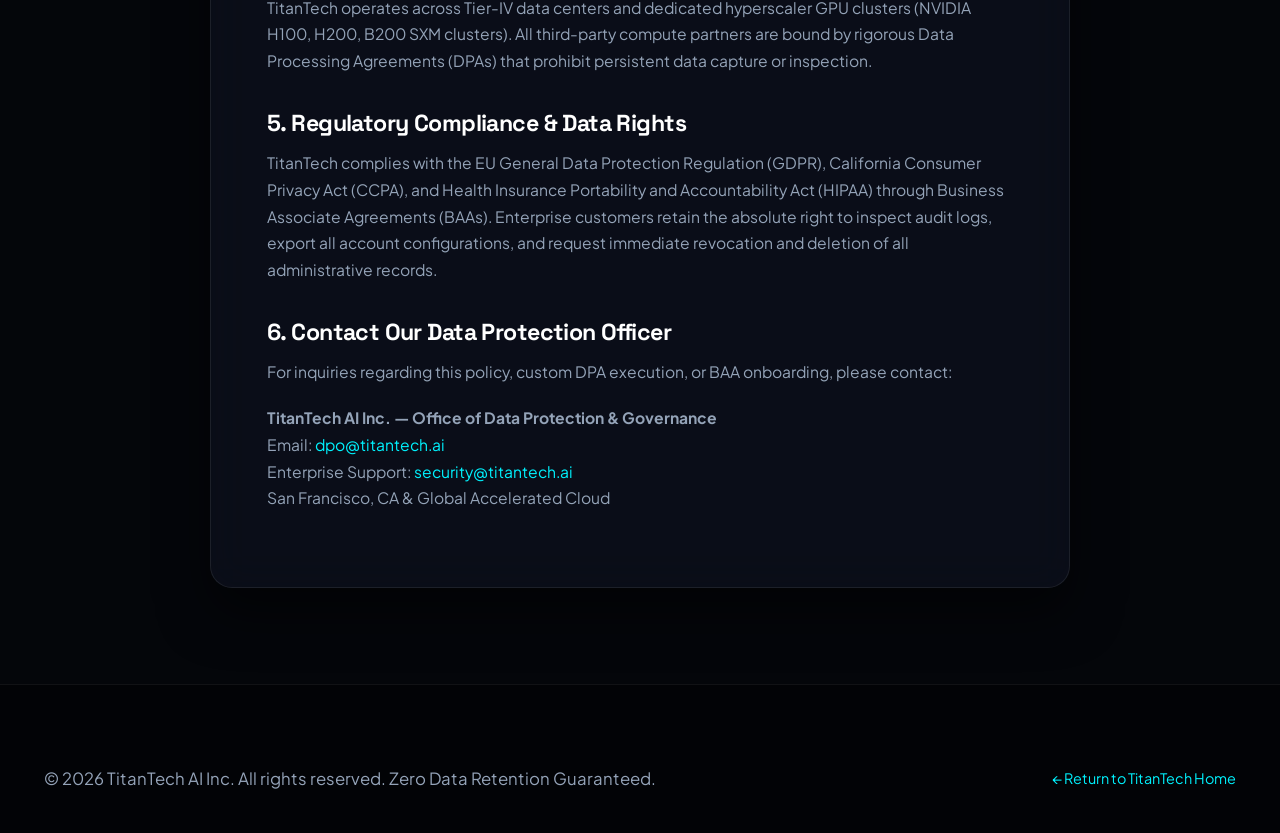
<file: privacy-policy.html>
<!DOCTYPE html>
<html lang="en">
<head>
    <meta charset="UTF-8">
    <meta name="viewport" content="width=device-width, initial-scale=1.0">
    <title>Privacy & Zero Data Retention Policy — TitanTech</title>
    <meta name="description" content="TitanTech AI Inc. Enterprise Privacy Policy and Zero Data Retention Guarantee.">

    <!-- Link to Stylesheet -->
    <link rel="stylesheet" href="style.css">

    <!-- Fonts -->
    <link rel="preconnect" href="https://fonts.googleapis.com">
    <link rel="preconnect" href="https://fonts.gstatic.com" crossorigin>
    <link href="https://fonts.googleapis.com/css2?family=JetBrains+Mono:wght@400;500;600&family=Plus+Jakarta+Sans:wght@300;400;500;600;700;800&family=Space+Grotesk:wght@400;500;600;700;800&display=swap" rel="stylesheet">

    <!-- FontAwesome for Icons -->
    <link rel="stylesheet" href="https://cdnjs.cloudflare.com/ajax/libs/font-awesome/6.4.0/css/all.min.css">
    
    <style>
        .policy-page {
            padding-top: calc(var(--nav-height) + 3rem);
            padding-bottom: 6rem;
            position: relative;
            z-index: 1;
        }

        .policy-container {
            max-width: 860px;
            margin: 0 auto;
            background: rgba(13, 18, 31, 0.7);
            border: 1px solid var(--border-subtle);
            border-radius: var(--radius-lg);
            padding: 3.5rem;
            backdrop-filter: blur(20px);
            box-shadow: 0 25px 50px rgba(0,0,0,0.5);
        }

        .policy-header {
            margin-bottom: 2.5rem;
            border-bottom: 1px solid rgba(255, 255, 255, 0.08);
            padding-bottom: 1.8rem;
        }

        .policy-header h1 {
            font-size: 2.5rem;
            margin-bottom: 0.8rem;
        }

        .policy-meta {
            font-family: 'JetBrains Mono', monospace;
            font-size: 0.85rem;
            color: var(--accent-cyan);
            display: flex;
            gap: 1.5rem;
            flex-wrap: wrap;
        }

        .policy-body h2 {
            font-size: 1.45rem;
            margin-top: 2.2rem;
            margin-bottom: 0.8rem;
            color: var(--text-pure);
        }

        .policy-body p {
            margin-bottom: 1.2rem;
            line-height: 1.7;
            font-size: 0.98rem;
            color: var(--text-secondary);
        }

        .policy-body ul {
            margin-bottom: 1.4rem;
            padding-left: 1.5rem;
            list-style: disc;
            color: var(--text-secondary);
        }

        .policy-body li {
            margin-bottom: 0.5rem;
            line-height: 1.6;
        }

        .zdr-callout {
            background: rgba(0, 242, 254, 0.06);
            border-left: 4px solid var(--accent-cyan);
            padding: 1.4rem 1.8rem;
            border-radius: 0 var(--radius-sm) var(--radius-sm) 0;
            margin: 1.8rem 0;
        }

        .zdr-callout h4 {
            color: var(--accent-cyan);
            font-size: 1.1rem;
            margin-bottom: 0.4rem;
        }

        .zdr-callout p {
            margin-bottom: 0;
            color: var(--text-primary);
        }

        @media (max-width: 768px) {
            .policy-container {
                padding: 2rem 1.4rem;
            }
            .policy-header h1 {
                font-size: 1.9rem;
            }
        }
    </style>
</head>
<body>
    <!-- Background Canvas -->
    <canvas id="neural-canvas"></canvas>

    <!-- Custom Cursor -->
    <div class="custom-cursor-dot" id="cursor-dot"></div>
    <div class="custom-cursor-ring" id="cursor-ring"></div>

    <!-- Navigation -->
    <header id="header">
        <div class="container nav-container">
            <a href="index.html" class="logo-wrap">
                <div class="logo-mark">
                    <i class="fas fa-cube"></i>
                </div>
                <div class="logo-text">TITAN<span>TECH</span></div>
            </a>

            <nav class="nav-links" id="nav-links">
                <a href="index.html#models">Models</a>
                <a href="index.html#playground">Playground</a>
                <a href="index.html#api">API & SDK</a>
                <a href="index.html#benchmarks">Benchmarks</a>
                <a href="index.html#enterprise">Enterprise</a>
                <a href="index.html#contact" class="btn btn-outline btn-sm">Request Access</a>
            </nav>

            <div class="nav-actions">
                <a href="index.html#playground" class="btn btn-primary btn-sm magnetic">
                    <i class="fas fa-terminal"></i> Console
                </a>
                <button class="mobile-menu-btn" id="mobile-menu-btn" aria-label="Toggle Navigation Menu">
                    <i class="fas fa-bars"></i>
                </button>
            </div>
        </div>
    </header>

    <!-- Policy Content Section -->
    <main class="policy-page">
        <div class="container">
            <div class="policy-container">
                <div class="policy-header">
                    <div class="glow-pill" style="margin-bottom: 1rem;">
                        <span class="pulse-dot"></span>
                        <span>Enterprise Trust & Data Governance</span>
                    </div>
                    <h1>Privacy & <span class="gradient-text">Zero Data Retention</span> Policy</h1>
                    <div class="policy-meta">
                        <span><i class="far fa-calendar-check"></i> Effective Date: October 2026</span>
                        <span><i class="fas fa-shield-alt"></i> Compliance: SOC2 Type II & HIPAA</span>
                    </div>
                </div>

                <div class="policy-body">
                    <p>
                        At <strong>TitanTech AI Inc.</strong> ("TitanTech," "we," "us," or "our"), data privacy and intellectual property segregation are foundational tenets of our architecture. This policy describes how we handle enterprise data, model telemetry, and confidential workloads processed across the TitanTech foundation model platform and developer APIs.
                    </p>

                    <div class="zdr-callout">
                        <h4><i class="fas fa-lock"></i> The TitanTech Zero Data Retention (ZDR) Guarantee</h4>
                        <p>
                            By default, TitanTech does <strong>NOT</strong> retain, store, log, or train on any customer prompts, completion outputs, embeddings, audio streams, or fine-tuning datasets processed via our paid enterprise APIs. Once inference completes, all intermediate tensor states in ephemeral GPU memory are permanently wiped.
                        </p>
                    </div>

                    <h2>1. Model Training & Data Boundaries</h2>
                    <p>
                        Unlike legacy consumer AI tools, TitanTech maintains an absolute separation between customer data and our research base models:
                    </p>
                    <ul>
                        <li><strong>No Base Model Ingestion:</strong> Customer inputs and generative model completions are never used to train, tune, or improve TitanTech foundation models.</li>
                        <li><strong>Proprietary Fine-Tuning Ownership:</strong> Any custom model weights, LoRA adapters, or distillation artifacts created using Titan-Forge belong 100% to the enterprise customer and are isolated in single-tenant customer vaults.</li>
                        <li><strong>Air-Gapped Isolation:</strong> For customers with extreme compliance requirements, TitanTech provides fully air-gapped on-premises deployments with zero outbound telemetry.</li>
                    </ul>

                    <h2>2. Information We Collect</h2>
                    <p>To operate our developer infrastructure and enforce rate limits, we collect minimal administrative metadata:</p>
                    <ul>
                        <li><strong>Developer Account Information:</strong> Name, work email address, organization name, and billing credentials managed via PCI-DSS certified payment gateways.</li>
                        <li><strong>Operational Metrics:</strong> Aggregate token counts, request timestamps, response latency, and HTTP status codes necessary for SLA verification and billing.</li>
                        <li><strong>Security & Authentication:</strong> API key hashes, IP addresses for rate limiting, and access logs retained in SOC2-compliant tamper-proof audit trails.</li>
                    </ul>

                    <h2>3. Data Encryption & Security Controls</h2>
                    <p>
                        All traffic to and from TitanTech clusters is secured using industry-standard TLS 1.3 transport encryption with forward secrecy. At rest, customer configurations and private fine-tuning weights are encrypted with AES-256 using customer-managed KMS keys (BYOK) if requested.
                    </p>

                    <h2>4. Subprocessors & Compute Infrastructure</h2>
                    <p>
                        TitanTech operates across Tier-IV data centers and dedicated hyperscaler GPU clusters (NVIDIA H100, H200, B200 SXM clusters). All third-party compute partners are bound by rigorous Data Processing Agreements (DPAs) that prohibit persistent data capture or inspection.
                    </p>

                    <h2>5. Regulatory Compliance & Data Rights</h2>
                    <p>
                        TitanTech complies with the EU General Data Protection Regulation (GDPR), California Consumer Privacy Act (CCPA), and Health Insurance Portability and Accountability Act (HIPAA) through Business Associate Agreements (BAAs). Enterprise customers retain the absolute right to inspect audit logs, export all account configurations, and request immediate revocation and deletion of all administrative records.
                    </p>

                    <h2>6. Contact Our Data Protection Officer</h2>
                    <p>
                        For inquiries regarding this policy, custom DPA execution, or BAA onboarding, please contact:
                    </p>
                    <p>
                        <strong>TitanTech AI Inc. — Office of Data Protection & Governance</strong><br>
                        Email: <a href="mailto:dpo@titantech.ai" style="color: var(--accent-cyan);">dpo@titantech.ai</a><br>
                        Enterprise Support: <a href="mailto:security@titantech.ai" style="color: var(--accent-cyan);">security@titantech.ai</a><br>
                        San Francisco, CA & Global Accelerated Cloud
                    </p>
                </div>
            </div>
        </div>
    </main>

    <!-- Footer -->
    <footer>
        <div class="container">
            <div class="footer-bottom" style="border-top: none; padding-top: 0;">
                <p>&copy; 2026 TitanTech AI Inc. All rights reserved. Zero Data Retention Guaranteed.</p>
                <div class="social-links">
                    <a href="index.html" style="font-size: 0.9rem; color: var(--accent-cyan);">← Return to TitanTech Home</a>
                </div>
            </div>
        </div>
    </footer>

    <!-- Interactive Script -->
    <script src="script.js"></script>
</body>
</html>
</file>
<file: style.css>
@import url('https://fonts.googleapis.com/css2?family=JetBrains+Mono:wght@400;500;600&family=Plus+Jakarta+Sans:wght@300;400;500;600;700;800&family=Space+Grotesk:wght@400;500;600;700&display=swap');

:root {
  /* Core Obsidian & Titanium Palette */
  --bg-darkest: #04060a;
  --bg-primary: #070a12;
  --bg-secondary: #0d121f;
  --bg-tertiary: #131b2e;
  --bg-card: rgba(13, 18, 31, 0.7);
  --bg-card-hover: rgba(19, 27, 46, 0.85);

  /* AI Accents */
  --accent-cyan: #00f2fe;
  --accent-blue: #4facfe;
  --accent-violet: #8a2be2;
  --accent-purple: #7928ca;
  --accent-emerald: #10b981;
  --accent-amber: #f59e0b;
  --accent-coral: #ff416c;

  /* Gradients */
  --gradient-brand: linear-gradient(135deg, #00f2fe 0%, #4facfe 50%, #7928ca 100%);
  --gradient-aurora: linear-gradient(135deg, #00f2fe 0%, #8a2be2 50%, #ff416c 100%);
  --gradient-titanium: linear-gradient(180deg, #ffffff 0%, #a1a1aa 100%);
  --gradient-card-border: linear-gradient(135deg, rgba(0, 242, 254, 0.35) 0%, rgba(121, 40, 202, 0.2) 50%, rgba(255, 255, 255, 0.05) 100%);
  --gradient-glow: radial-gradient(circle at 50% 50%, rgba(0, 242, 254, 0.15) 0%, rgba(121, 40, 202, 0.05) 45%, transparent 70%);

  /* Text Colors */
  --text-pure: #ffffff;
  --text-primary: #f1f5f9;
  --text-secondary: #94a3b8;
  --text-muted: #64748b;
  --text-accent: #38bdf8;

  /* Borders & Shadows */
  --border-subtle: rgba(255, 255, 255, 0.08);
  --border-active: rgba(0, 242, 254, 0.5);
  --glass-border: 1px solid rgba(255, 255, 255, 0.08);
  --glow-cyan: 0 0 25px rgba(0, 242, 254, 0.35);
  --glow-violet: 0 0 35px rgba(121, 40, 202, 0.35);
  --glow-emerald: 0 0 20px rgba(16, 185, 129, 0.3);

  /* Sizing & Spacing */
  --container-max: 1240px;
  --nav-height: 76px;
  --radius-sm: 8px;
  --radius-md: 14px;
  --radius-lg: 22px;
  --radius-full: 9999px;
  --transition-fast: 0.2s cubic-bezier(0.16, 1, 0.3, 1);
  --transition-normal: 0.35s cubic-bezier(0.16, 1, 0.3, 1);
  --transition-slow: 0.6s cubic-bezier(0.16, 1, 0.3, 1);
}

/* Reset & Global */
* {
  margin: 0;
  padding: 0;
  box-sizing: border-box;
}

html {
  scroll-behavior: smooth;
  font-size: 16px;
}

body {
  font-family: 'Plus Jakarta Sans', -apple-system, BlinkMacSystemFont, sans-serif;
  background-color: var(--bg-darkest);
  color: var(--text-primary);
  line-height: 1.65;
  overflow-x: hidden;
  position: relative;
  -webkit-font-smoothing: antialiased;
}

/* Typography */
h1, h2, h3, h4, h5, h6 {
  font-family: 'Space Grotesk', sans-serif;
  font-weight: 700;
  letter-spacing: -0.025em;
  line-height: 1.2;
  color: var(--text-pure);
}

p {
  color: var(--text-secondary);
  font-size: 1.05rem;
}

code, pre, .mono {
  font-family: 'JetBrains Mono', monospace;
}

a {
  text-decoration: none;
  color: inherit;
  transition: all var(--transition-fast);
}

ul {
  list-style: none;
}

.container {
  width: 100%;
  max-width: var(--container-max);
  margin: 0 auto;
  padding: 0 1.5rem;
}

/* Background Neural Canvas */
#neural-canvas {
  position: fixed;
  top: 0;
  left: 0;
  width: 100vw;
  height: 100vh;
  z-index: 0;
  pointer-events: none;
  opacity: 0.75;
}

/* Custom Interactive Reticle Cursor */
.custom-cursor-dot {
  position: fixed;
  width: 6px;
  height: 6px;
  background: var(--accent-cyan);
  border-radius: 50%;
  pointer-events: none;
  z-index: 9999;
  transform: translate(-50%, -50%);
  transition: opacity 0.2s ease, transform 0.08s ease;
  box-shadow: 0 0 12px var(--accent-cyan);
}

.custom-cursor-ring {
  position: fixed;
  width: 36px;
  height: 36px;
  border: 1.5px solid rgba(0, 242, 254, 0.45);
  border-radius: 50%;
  pointer-events: none;
  z-index: 9998;
  transform: translate(-50%, -50%);
  transition: width 0.2s cubic-bezier(0.16, 1, 0.3, 1), 
              height 0.2s cubic-bezier(0.16, 1, 0.3, 1), 
              border-color 0.2s ease,
              background-color 0.2s ease;
}

.custom-cursor-ring.hovered {
  width: 54px;
  height: 54px;
  border-color: var(--accent-cyan);
  background-color: rgba(0, 242, 254, 0.08);
}

/* Text & Visual Utilities */
.gradient-text {
  background: var(--gradient-brand);
  -webkit-background-clip: text;
  -webkit-text-fill-color: transparent;
  background-clip: text;
  display: inline-block;
}

.gradient-titanium {
  background: var(--gradient-titanium);
  -webkit-background-clip: text;
  -webkit-text-fill-color: transparent;
  background-clip: text;
}

.glow-pill {
  display: inline-flex;
  align-items: center;
  gap: 0.6rem;
  padding: 0.4rem 1.1rem;
  background: rgba(0, 242, 254, 0.07);
  border: 1px solid rgba(0, 242, 254, 0.3);
  border-radius: var(--radius-full);
  font-size: 0.85rem;
  font-weight: 600;
  color: #38bdf8;
  backdrop-filter: blur(10px);
  box-shadow: 0 0 20px rgba(0, 242, 254, 0.15);
  letter-spacing: 0.02em;
}

.glow-pill .pulse-dot {
  width: 8px;
  height: 8px;
  background: var(--accent-cyan);
  border-radius: 50%;
  box-shadow: 0 0 10px var(--accent-cyan);
  animation: pulseDot 2s infinite;
}

@keyframes pulseDot {
  0%, 100% { opacity: 1; transform: scale(1); }
  50% { opacity: 0.4; transform: scale(0.75); }
}

/* Buttons */
.btn {
  display: inline-flex;
  align-items: center;
  justify-content: center;
  gap: 0.6rem;
  font-family: 'Space Grotesk', sans-serif;
  font-size: 0.95rem;
  font-weight: 600;
  padding: 0.75rem 1.6rem;
  border-radius: var(--radius-full);
  cursor: pointer;
  position: relative;
  overflow: hidden;
  transition: all var(--transition-fast);
  border: none;
  outline: none;
  white-space: nowrap;
}

.btn-primary {
  background: linear-gradient(135deg, #00f2fe 0%, #4facfe 60%, #7928ca 100%);
  color: #04060a;
  font-weight: 700;
  box-shadow: 0 4px 20px rgba(0, 242, 254, 0.35);
}

.btn-primary:hover {
  transform: translateY(-2px);
  box-shadow: 0 6px 30px rgba(0, 242, 254, 0.55), 0 0 40px rgba(121, 40, 202, 0.3);
  color: #000;
}

.btn-outline {
  background: rgba(255, 255, 255, 0.03);
  color: var(--text-pure);
  border: 1px solid rgba(255, 255, 255, 0.15);
  backdrop-filter: blur(12px);
}

.btn-outline:hover {
  background: rgba(255, 255, 255, 0.08);
  border-color: rgba(0, 242, 254, 0.5);
  color: var(--accent-cyan);
  box-shadow: 0 0 20px rgba(0, 242, 254, 0.2);
  transform: translateY(-2px);
}

.btn-sm {
  padding: 0.45rem 1.1rem;
  font-size: 0.85rem;
}

.btn-lg {
  padding: 0.95rem 2.2rem;
  font-size: 1.05rem;
}

/* Header & Navigation */
header {
  position: fixed;
  top: 0;
  left: 0;
  width: 100%;
  height: var(--nav-height);
  z-index: 1000;
  transition: all var(--transition-normal);
  background: rgba(4, 6, 10, 0.65);
  backdrop-filter: blur(18px);
  -webkit-backdrop-filter: blur(18px);
  border-bottom: 1px solid rgba(255, 255, 255, 0.06);
}

header.scrolled {
  background: rgba(4, 6, 10, 0.88);
  border-bottom-color: rgba(0, 242, 254, 0.15);
  box-shadow: 0 10px 30px rgba(0, 0, 0, 0.5);
}

.nav-container {
  display: flex;
  align-items: center;
  justify-content: space-between;
  height: 100%;
}

.logo-wrap {
  display: flex;
  align-items: center;
  gap: 0.75rem;
}

.logo-mark {
  width: 36px;
  height: 36px;
  background: linear-gradient(135deg, #00f2fe, #7928ca);
  border-radius: 10px;
  display: flex;
  align-items: center;
  justify-content: center;
  color: #04060a;
  font-size: 1.1rem;
  font-weight: 900;
  box-shadow: 0 0 16px rgba(0, 242, 254, 0.4);
  position: relative;
}

.logo-text {
  font-family: 'Space Grotesk', sans-serif;
  font-size: 1.45rem;
  font-weight: 800;
  letter-spacing: -0.03em;
  color: var(--text-pure);
}

.logo-text span {
  color: var(--accent-cyan);
}

.nav-links {
  display: flex;
  align-items: center;
  gap: 2rem;
}

.nav-links a:not(.btn) {
  font-size: 0.92rem;
  font-weight: 500;
  color: var(--text-secondary);
  position: relative;
  padding: 0.4rem 0;
}

.nav-links a:not(.btn):hover,
.nav-links a:not(.btn).active {
  color: var(--text-pure);
}

.nav-links a:not(.btn)::after {
  content: '';
  position: absolute;
  bottom: 0;
  left: 0;
  width: 0;
  height: 2px;
  background: var(--gradient-brand);
  transition: width var(--transition-fast);
  border-radius: 2px;
}

.nav-links a:not(.btn):hover::after,
.nav-links a:not(.btn).active::after {
  width: 100%;
}

.nav-actions {
  display: flex;
  align-items: center;
  gap: 1.2rem;
}

.mobile-menu-btn {
  display: none;
  background: none;
  border: none;
  color: var(--text-pure);
  font-size: 1.4rem;
  cursor: pointer;
}

/* Hero Section */
.hero {
  position: relative;
  min-height: 100vh;
  display: flex;
  align-items: center;
  padding-top: calc(var(--nav-height) + 2.5rem);
  padding-bottom: 5rem;
  overflow: hidden;
  z-index: 1;
}

.hero-radial-glow {
  position: absolute;
  top: 15%;
  left: 50%;
  transform: translateX(-50%);
  width: 850px;
  height: 550px;
  background: radial-gradient(ellipse at center, rgba(0, 242, 254, 0.12) 0%, rgba(121, 40, 202, 0.1) 40%, transparent 70%);
  filter: blur(60px);
  pointer-events: none;
  z-index: -1;
}

.hero-content {
  text-align: center;
  max-width: 900px;
  margin: 0 auto;
}

.hero-content h1 {
  font-size: clamp(2.6rem, 5.5vw, 4.4rem);
  line-height: 1.1;
  margin: 1.5rem 0 1.3rem;
  font-weight: 800;
  letter-spacing: -0.035em;
}

.hero-subtitle {
  font-size: clamp(1.1rem, 2vw, 1.3rem);
  color: var(--text-secondary);
  max-width: 720px;
  margin: 0 auto 2.4rem;
  font-weight: 400;
  line-height: 1.7;
}

.hero-actions {
  display: flex;
  align-items: center;
  justify-content: center;
  gap: 1.25rem;
  flex-wrap: wrap;
  margin-bottom: 3.5rem;
}

/* Hero Metrics Ribbon */
.hero-metrics {
  display: grid;
  grid-template-columns: repeat(4, 1fr);
  gap: 1.5rem;
  background: rgba(13, 18, 31, 0.55);
  border: 1px solid rgba(255, 255, 255, 0.08);
  border-radius: var(--radius-lg);
  padding: 1.6rem 2rem;
  backdrop-filter: blur(16px);
  box-shadow: 0 20px 40px rgba(0, 0, 0, 0.4);
}

.metric-item {
  text-align: center;
  position: relative;
}

.metric-item:not(:last-child)::after {
  content: '';
  position: absolute;
  right: -0.75rem;
  top: 20%;
  height: 60%;
  width: 1px;
  background: rgba(255, 255, 255, 0.08);
}

.metric-val {
  font-family: 'Space Grotesk', sans-serif;
  font-size: 2rem;
  font-weight: 700;
  color: var(--text-pure);
  margin-bottom: 0.2rem;
  letter-spacing: -0.02em;
}

.metric-label {
  font-size: 0.85rem;
  color: var(--text-muted);
  text-transform: uppercase;
  letter-spacing: 0.05em;
  font-weight: 600;
}

/* Logos Ribbon */
.partners-section {
  padding: 3rem 0;
  border-top: 1px solid rgba(255, 255, 255, 0.05);
  border-bottom: 1px solid rgba(255, 255, 255, 0.05);
  background: rgba(4, 6, 10, 0.5);
  position: relative;
  z-index: 1;
}

.partners-title {
  text-align: center;
  font-size: 0.85rem;
  text-transform: uppercase;
  letter-spacing: 0.12em;
  color: var(--text-muted);
  margin-bottom: 1.8rem;
  font-weight: 600;
}

.partners-grid {
  display: flex;
  justify-content: center;
  align-items: center;
  gap: 3.5rem;
  flex-wrap: wrap;
  opacity: 0.7;
}

.partner-item {
  display: flex;
  align-items: center;
  gap: 0.6rem;
  font-family: 'Space Grotesk', sans-serif;
  font-size: 1.15rem;
  font-weight: 600;
  color: var(--text-secondary);
  transition: all var(--transition-fast);
}

.partner-item:hover {
  opacity: 1;
  color: var(--text-pure);
  transform: translateY(-2px);
}

.partner-item i {
  font-size: 1.3rem;
  color: var(--accent-cyan);
}

/* Section Header Utility */
.section-header {
  text-align: center;
  max-width: 720px;
  margin: 0 auto 4rem;
}

.section-tag {
  font-family: 'JetBrains Mono', monospace;
  font-size: 0.82rem;
  text-transform: uppercase;
  letter-spacing: 0.15em;
  color: var(--accent-cyan);
  margin-bottom: 0.8rem;
  display: block;
  font-weight: 600;
}

.section-header h2 {
  font-size: clamp(2rem, 3.8vw, 3rem);
  font-weight: 800;
  margin-bottom: 1.1rem;
}

.section-header p {
  font-size: 1.1rem;
}

/* --- Interactive Live AI Playground Section --- */
.playground-section {
  padding: 6rem 0;
  position: relative;
  z-index: 1;
}

.playground-wrapper {
  background: rgba(13, 18, 31, 0.75);
  border: 1px solid rgba(0, 242, 254, 0.25);
  border-radius: var(--radius-lg);
  backdrop-filter: blur(24px);
  box-shadow: 0 30px 60px rgba(0, 0, 0, 0.5), 0 0 50px rgba(0, 242, 254, 0.08);
  overflow: hidden;
}

.playground-topbar {
  display: flex;
  align-items: center;
  justify-content: space-between;
  padding: 1rem 1.6rem;
  background: rgba(7, 10, 18, 0.8);
  border-bottom: 1px solid rgba(255, 255, 255, 0.08);
}

.terminal-dots {
  display: flex;
  align-items: center;
  gap: 0.5rem;
}

.terminal-dot {
  width: 11px;
  height: 11px;
  border-radius: 50%;
}

.dot-red { background: #ff5f56; }
.dot-yellow { background: #ffbd2e; }
.dot-green { background: #27c93f; }

.playground-status {
  font-family: 'JetBrains Mono', monospace;
  font-size: 0.82rem;
  color: var(--accent-emerald);
  display: flex;
  align-items: center;
  gap: 0.5rem;
}

.playground-model-badge {
  font-family: 'JetBrains Mono', monospace;
  font-size: 0.82rem;
  padding: 0.25rem 0.75rem;
  background: rgba(0, 242, 254, 0.1);
  border: 1px solid rgba(0, 242, 254, 0.3);
  border-radius: var(--radius-full);
  color: var(--accent-cyan);
}

.playground-body {
  display: grid;
  grid-template-columns: 320px 1fr;
  min-height: 520px;
}

.playground-sidebar {
  padding: 1.8rem;
  background: rgba(7, 10, 18, 0.4);
  border-right: 1px solid rgba(255, 255, 255, 0.08);
  display: flex;
  flex-direction: column;
  gap: 1.6rem;
}

.sidebar-group label {
  display: block;
  font-family: 'Space Grotesk', sans-serif;
  font-size: 0.85rem;
  font-weight: 600;
  text-transform: uppercase;
  letter-spacing: 0.05em;
  color: var(--text-secondary);
  margin-bottom: 0.6rem;
}

.model-select-custom {
  width: 100%;
  padding: 0.65rem 0.9rem;
  background: rgba(255, 255, 255, 0.04);
  border: 1px solid rgba(255, 255, 255, 0.12);
  border-radius: var(--radius-sm);
  color: var(--text-pure);
  font-family: 'Plus Jakarta Sans', sans-serif;
  font-size: 0.9rem;
  cursor: pointer;
  outline: none;
  transition: border-color var(--transition-fast);
}

.model-select-custom:focus {
  border-color: var(--accent-cyan);
}

.model-select-custom option {
  background: #0d121f;
  color: #fff;
}

.preset-buttons {
  display: flex;
  flex-direction: column;
  gap: 0.5rem;
}

.preset-btn {
  text-align: left;
  padding: 0.65rem 0.9rem;
  background: rgba(255, 255, 255, 0.03);
  border: 1px solid rgba(255, 255, 255, 0.06);
  border-radius: var(--radius-sm);
  color: var(--text-secondary);
  font-size: 0.88rem;
  cursor: pointer;
  transition: all var(--transition-fast);
  display: flex;
  align-items: center;
  gap: 0.6rem;
}

.preset-btn:hover {
  background: rgba(0, 242, 254, 0.08);
  color: var(--text-pure);
  border-color: rgba(0, 242, 254, 0.3);
}

.preset-btn.active {
  background: rgba(0, 242, 254, 0.12);
  color: var(--accent-cyan);
  border-color: var(--accent-cyan);
  font-weight: 600;
}

.slider-group {
  display: flex;
  flex-direction: column;
  gap: 0.4rem;
}

.slider-header {
  display: flex;
  justify-content: space-between;
  font-size: 0.82rem;
  color: var(--text-muted);
}

.custom-range {
  -webkit-appearance: none;
  width: 100%;
  height: 5px;
  border-radius: 5px;
  background: rgba(255, 255, 255, 0.1);
  outline: none;
}

.custom-range::-webkit-slider-thumb {
  -webkit-appearance: none;
  width: 15px;
  height: 15px;
  border-radius: 50%;
  background: var(--accent-cyan);
  cursor: pointer;
  box-shadow: 0 0 10px var(--accent-cyan);
}

.playground-console {
  display: flex;
  flex-direction: column;
  height: 100%;
}

.console-output-area {
  flex: 1;
  padding: 1.8rem;
  overflow-y: auto;
  font-family: 'JetBrains Mono', monospace;
  font-size: 0.92rem;
  color: #e2e8f0;
  line-height: 1.7;
  max-height: 400px;
  min-height: 320px;
  white-space: pre-wrap;
  word-break: break-word;
}

.output-cursor {
  display: inline-block;
  width: 8px;
  height: 18px;
  background: var(--accent-cyan);
  margin-left: 4px;
  vertical-align: middle;
  animation: blinkCursor 0.8s infinite;
}

@keyframes blinkCursor {
  0%, 100% { opacity: 1; }
  50% { opacity: 0; }
}

.console-input-bar {
  padding: 1.2rem 1.6rem;
  background: rgba(7, 10, 18, 0.7);
  border-top: 1px solid rgba(255, 255, 255, 0.08);
  display: flex;
  gap: 1rem;
  align-items: center;
}

.prompt-input {
  flex: 1;
  background: rgba(255, 255, 255, 0.04);
  border: 1px solid rgba(255, 255, 255, 0.1);
  border-radius: var(--radius-sm);
  padding: 0.8rem 1.1rem;
  color: var(--text-pure);
  font-family: 'Plus Jakarta Sans', sans-serif;
  font-size: 0.95rem;
  outline: none;
  transition: border-color var(--transition-fast);
}

.prompt-input:focus {
  border-color: var(--accent-cyan);
}

.playground-stats-bar {
  display: flex;
  justify-content: space-between;
  padding: 0.6rem 1.8rem;
  background: rgba(4, 6, 10, 0.9);
  border-top: 1px solid rgba(255, 255, 255, 0.04);
  font-family: 'JetBrains Mono', monospace;
  font-size: 0.78rem;
  color: var(--text-muted);
}

.stat-metric {
  color: var(--accent-cyan);
  font-weight: 600;
}

/* --- Models & Architecture Suite Section --- */
.models-section {
  padding: 6rem 0;
  position: relative;
  z-index: 1;
}

.models-grid {
  display: grid;
  grid-template-columns: repeat(auto-fit, minmax(280px, 1fr));
  gap: 2rem;
}

.model-card {
  background: var(--bg-card);
  border: 1px solid var(--border-subtle);
  border-radius: var(--radius-lg);
  padding: 2.2rem;
  position: relative;
  overflow: hidden;
  transition: all var(--transition-normal);
  backdrop-filter: blur(16px);
  display: flex;
  flex-direction: column;
  justify-content: space-between;
}

.model-card::before {
  content: '';
  position: absolute;
  top: 0;
  left: 0;
  right: 0;
  height: 2px;
  background: var(--gradient-brand);
  opacity: 0;
  transition: opacity var(--transition-fast);
}

.model-card:hover {
  transform: translateY(-6px);
  border-color: rgba(0, 242, 254, 0.4);
  background: var(--bg-card-hover);
  box-shadow: 0 20px 40px rgba(0, 0, 0, 0.6), 0 0 30px rgba(0, 242, 254, 0.15);
}

.model-card:hover::before {
  opacity: 1;
}

.model-card-header {
  display: flex;
  align-items: center;
  justify-content: space-between;
  margin-bottom: 1.5rem;
}

.model-icon {
  width: 52px;
  height: 52px;
  border-radius: var(--radius-md);
  display: flex;
  align-items: center;
  justify-content: center;
  font-size: 1.4rem;
}

.icon-cyan {
  background: rgba(0, 242, 254, 0.12);
  color: var(--accent-cyan);
  border: 1px solid rgba(0, 242, 254, 0.3);
}

.icon-violet {
  background: rgba(121, 40, 202, 0.15);
  color: #c084fc;
  border: 1px solid rgba(121, 40, 202, 0.3);
}

.icon-emerald {
  background: rgba(16, 185, 129, 0.12);
  color: var(--accent-emerald);
  border: 1px solid rgba(16, 185, 129, 0.3);
}

.icon-amber {
  background: rgba(245, 158, 11, 0.12);
  color: var(--accent-amber);
  border: 1px solid rgba(245, 158, 11, 0.3);
}

.model-badge-tag {
  font-family: 'JetBrains Mono', monospace;
  font-size: 0.72rem;
  padding: 0.25rem 0.65rem;
  border-radius: var(--radius-full);
  background: rgba(255, 255, 255, 0.05);
  color: var(--text-secondary);
  border: 1px solid rgba(255, 255, 255, 0.08);
}

.model-card h3 {
  font-size: 1.5rem;
  margin-bottom: 0.6rem;
}

.model-card p {
  font-size: 0.95rem;
  margin-bottom: 1.5rem;
  line-height: 1.6;
}

.model-specs {
  display: flex;
  flex-direction: column;
  gap: 0.6rem;
  padding-top: 1.2rem;
  border-top: 1px solid rgba(255, 255, 255, 0.06);
  font-family: 'JetBrains Mono', monospace;
  font-size: 0.8rem;
  color: var(--text-muted);
}

.spec-row {
  display: flex;
  justify-content: space-between;
}

.spec-val {
  color: var(--text-primary);
  font-weight: 500;
}

/* --- Developer API Showcase --- */
.api-section {
  padding: 6rem 0;
  position: relative;
  z-index: 1;
}

.api-grid {
  display: grid;
  grid-template-columns: 1fr 1.2fr;
  gap: 3rem;
  align-items: center;
}

.api-features {
  display: flex;
  flex-direction: column;
  gap: 1.8rem;
}

.api-feature-item {
  display: flex;
  gap: 1.2rem;
}

.feature-num {
  font-family: 'Space Grotesk', sans-serif;
  font-size: 1.1rem;
  font-weight: 700;
  color: var(--accent-cyan);
  background: rgba(0, 242, 254, 0.1);
  width: 36px;
  height: 36px;
  border-radius: 50%;
  display: flex;
  align-items: center;
  justify-content: center;
  flex-shrink: 0;
  border: 1px solid rgba(0, 242, 254, 0.3);
}

.feature-info h4 {
  font-size: 1.15rem;
  margin-bottom: 0.3rem;
}

.feature-info p {
  font-size: 0.92rem;
}

/* Code Terminal Window */
.code-terminal {
  background: #080c16;
  border: 1px solid rgba(255, 255, 255, 0.1);
  border-radius: var(--radius-lg);
  overflow: hidden;
  box-shadow: 0 25px 50px rgba(0, 0, 0, 0.6), 0 0 40px rgba(0, 242, 254, 0.08);
}

.terminal-header {
  display: flex;
  align-items: center;
  justify-content: space-between;
  padding: 0.8rem 1.4rem;
  background: #0c1222;
  border-bottom: 1px solid rgba(255, 255, 255, 0.06);
}

.lang-tabs {
  display: flex;
  gap: 0.5rem;
}

.lang-tab {
  background: none;
  border: none;
  color: var(--text-muted);
  font-family: 'JetBrains Mono', monospace;
  font-size: 0.82rem;
  padding: 0.35rem 0.75rem;
  border-radius: var(--radius-sm);
  cursor: pointer;
  transition: all var(--transition-fast);
}

.lang-tab:hover {
  color: var(--text-pure);
}

.lang-tab.active {
  color: var(--accent-cyan);
  background: rgba(0, 242, 254, 0.1);
  font-weight: 600;
}

.copy-btn {
  background: none;
  border: 1px solid rgba(255, 255, 255, 0.1);
  color: var(--text-secondary);
  font-size: 0.8rem;
  padding: 0.3rem 0.7rem;
  border-radius: var(--radius-sm);
  cursor: pointer;
  display: flex;
  align-items: center;
  gap: 0.4rem;
  transition: all var(--transition-fast);
}

.copy-btn:hover {
  background: rgba(255, 255, 255, 0.05);
  color: var(--text-pure);
  border-color: var(--accent-cyan);
}

.code-content {
  padding: 1.5rem;
  font-family: 'JetBrains Mono', monospace;
  font-size: 0.88rem;
  line-height: 1.65;
  overflow-x: auto;
  color: #cbd5e1;
}

.syntax-kw { color: #c084fc; font-weight: 600; }
.syntax-fn { color: #38bdf8; }
.syntax-str { color: #34d399; }
.syntax-num { color: #f59e0b; }
.syntax-comment { color: #64748b; font-style: italic; }

/* --- Benchmark Comparison Table --- */
.benchmark-section {
  padding: 6rem 0;
  position: relative;
  z-index: 1;
}

.benchmark-card {
  background: var(--bg-card);
  border: 1px solid var(--border-subtle);
  border-radius: var(--radius-lg);
  padding: 2rem;
  backdrop-filter: blur(20px);
  overflow-x: auto;
  box-shadow: 0 20px 40px rgba(0, 0, 0, 0.4);
}

.benchmark-table {
  width: 100%;
  border-collapse: collapse;
  text-align: left;
  min-width: 650px;
}

.benchmark-table th {
  font-family: 'Space Grotesk', sans-serif;
  font-size: 0.95rem;
  color: var(--text-muted);
  font-weight: 600;
  padding: 1.2rem 1.4rem;
  border-bottom: 1px solid rgba(255, 255, 255, 0.08);
  text-transform: uppercase;
  letter-spacing: 0.05em;
}

.benchmark-table td {
  padding: 1.2rem 1.4rem;
  border-bottom: 1px solid rgba(255, 255, 255, 0.04);
  font-size: 0.95rem;
  color: var(--text-secondary);
}

.benchmark-table tr.highlight-row {
  background: rgba(0, 242, 254, 0.04);
  border-left: 3px solid var(--accent-cyan);
}

.benchmark-table tr.highlight-row td {
  color: var(--text-pure);
  font-weight: 600;
}

.benchmark-table tr:hover td {
  background: rgba(255, 255, 255, 0.02);
}

.badge-winner {
  display: inline-flex;
  align-items: center;
  gap: 0.35rem;
  padding: 0.2rem 0.6rem;
  background: rgba(16, 185, 129, 0.15);
  border: 1px solid rgba(16, 185, 129, 0.3);
  border-radius: var(--radius-full);
  color: var(--accent-emerald);
  font-size: 0.78rem;
  font-family: 'JetBrains Mono', monospace;
}

/* --- Enterprise & Trust Section --- */
.enterprise-section {
  padding: 6rem 0;
  position: relative;
  z-index: 1;
}

.enterprise-grid {
  display: grid;
  grid-template-columns: repeat(auto-fit, minmax(260px, 1fr));
  gap: 2rem;
}

.security-card {
  background: var(--bg-card);
  border: 1px solid var(--border-subtle);
  border-radius: var(--radius-md);
  padding: 2rem;
  transition: all var(--transition-fast);
}

.security-card:hover {
  border-color: rgba(0, 242, 254, 0.3);
  transform: translateY(-4px);
  background: var(--bg-card-hover);
}

.security-icon {
  font-size: 2rem;
  color: var(--accent-cyan);
  margin-bottom: 1.2rem;
}

.security-card h4 {
  font-size: 1.2rem;
  margin-bottom: 0.6rem;
}

.security-card p {
  font-size: 0.92rem;
  line-height: 1.6;
}

/* --- Contact / Request Access Section --- */
.contact-section {
  padding: 6rem 0 8rem;
  position: relative;
  z-index: 1;
}

.contact-box {
  max-width: 760px;
  margin: 0 auto;
  background: rgba(13, 18, 31, 0.8);
  border: 1px solid rgba(0, 242, 254, 0.3);
  border-radius: var(--radius-lg);
  padding: 3.5rem;
  backdrop-filter: blur(20px);
  box-shadow: 0 25px 60px rgba(0, 0, 0, 0.6), 0 0 50px rgba(0, 242, 254, 0.1);
  position: relative;
}

.contact-box .section-header {
  margin-bottom: 2.5rem;
}

.form-grid {
  display: grid;
  grid-template-columns: 1fr 1fr;
  gap: 1.4rem;
  margin-bottom: 1.4rem;
}

.form-group {
  margin-bottom: 1.4rem;
}

.form-group.full-width {
  grid-column: 1 / -1;
}

.form-label {
  display: block;
  font-family: 'Space Grotesk', sans-serif;
  font-size: 0.88rem;
  font-weight: 600;
  margin-bottom: 0.5rem;
  color: var(--text-primary);
}

.form-control {
  width: 100%;
  padding: 0.85rem 1.1rem;
  background: rgba(255, 255, 255, 0.04);
  border: 1px solid rgba(255, 255, 255, 0.1);
  border-radius: var(--radius-sm);
  color: var(--text-pure);
  font-family: 'Plus Jakarta Sans', sans-serif;
  font-size: 0.95rem;
  outline: none;
  transition: all var(--transition-fast);
}

.form-control:focus {
  border-color: var(--accent-cyan);
  background: rgba(0, 242, 254, 0.03);
  box-shadow: 0 0 15px rgba(0, 242, 254, 0.2);
}

textarea.form-control {
  min-height: 120px;
  resize: vertical;
}

/* Footer */
footer {
  background: #020306;
  border-top: 1px solid rgba(255, 255, 255, 0.06);
  padding: 5rem 0 2.5rem;
  position: relative;
  z-index: 1;
}

.footer-grid {
  display: grid;
  grid-template-columns: 2fr 1fr 1fr 1fr;
  gap: 3rem;
  margin-bottom: 4rem;
}

.footer-brand p {
  margin-top: 1.2rem;
  font-size: 0.95rem;
  max-width: 320px;
}

.system-status {
  display: inline-flex;
  align-items: center;
  gap: 0.5rem;
  margin-top: 1.5rem;
  padding: 0.35rem 0.85rem;
  background: rgba(16, 185, 129, 0.08);
  border: 1px solid rgba(16, 185, 129, 0.25);
  border-radius: var(--radius-full);
  font-family: 'JetBrains Mono', monospace;
  font-size: 0.78rem;
  color: var(--accent-emerald);
}

.footer-col h5 {
  font-size: 1rem;
  margin-bottom: 1.4rem;
  color: var(--text-pure);
}

.footer-col ul li {
  margin-bottom: 0.75rem;
}

.footer-col ul li a {
  color: var(--text-secondary);
  font-size: 0.92rem;
}

.footer-col ul li a:hover {
  color: var(--accent-cyan);
}

.footer-bottom {
  display: flex;
  align-items: center;
  justify-content: space-between;
  padding-top: 2rem;
  border-top: 1px solid rgba(255, 255, 255, 0.05);
  font-size: 0.88rem;
  color: var(--text-muted);
}

.social-links {
  display: flex;
  gap: 1.2rem;
}

.social-links a {
  color: var(--text-muted);
  font-size: 1.2rem;
}

.social-links a:hover {
  color: var(--accent-cyan);
  transform: translateY(-2px);
}

/* Toast Notification */
.toast-msg {
  position: fixed;
  bottom: 2rem;
  right: 2rem;
  background: rgba(13, 18, 31, 0.95);
  border: 1px solid var(--accent-cyan);
  color: var(--text-pure);
  padding: 0.8rem 1.4rem;
  border-radius: var(--radius-md);
  font-family: 'JetBrains Mono', monospace;
  font-size: 0.85rem;
  box-shadow: 0 10px 30px rgba(0, 0, 0, 0.5), 0 0 25px rgba(0, 242, 254, 0.3);
  z-index: 10000;
  display: flex;
  align-items: center;
  gap: 0.6rem;
  transform: translateY(100px);
  opacity: 0;
  transition: all var(--transition-normal);
  pointer-events: none;
}

.toast-msg.show {
  transform: translateY(0);
  opacity: 1;
}

/* Responsive Breakpoints */
@media (max-width: 1024px) {
  .hero-metrics {
    grid-template-columns: repeat(2, 1fr);
  }
  .metric-item:nth-child(2)::after {
    display: none;
  }
  .playground-body {
    grid-template-columns: 1fr;
  }
  .playground-sidebar {
    border-right: none;
    border-bottom: 1px solid rgba(255, 255, 255, 0.08);
  }
  .api-grid {
    grid-template-columns: 1fr;
  }
  .footer-grid {
    grid-template-columns: 1fr 1fr;
  }
}

@media (max-width: 768px) {
  .nav-links {
    position: fixed;
    top: var(--nav-height);
    left: 0;
    width: 100%;
    background: rgba(4, 6, 10, 0.98);
    backdrop-filter: blur(20px);
    flex-direction: column;
    padding: 2.5rem 1.5rem;
    gap: 1.8rem;
    border-bottom: 1px solid rgba(255, 255, 255, 0.08);
    transform: translateY(-150%);
    transition: transform var(--transition-normal);
  }
  
  .nav-links.active {
    transform: translateY(0);
  }

  .mobile-menu-btn {
    display: block;
  }

  .nav-actions .btn {
    display: none;
  }

  .hero-metrics {
    grid-template-columns: 1fr;
    gap: 1.2rem;
  }

  .metric-item::after {
    display: none !important;
  }

  .form-grid {
    grid-template-columns: 1fr;
  }

  .contact-box {
    padding: 2rem 1.5rem;
  }

  .footer-grid {
    grid-template-columns: 1fr;
    gap: 2rem;
  }

  .footer-bottom {
    flex-direction: column;
    gap: 1.2rem;
    text-align: center;
  }

  .custom-cursor-dot, .custom-cursor-ring {
    display: none;
  }
}
</file>
